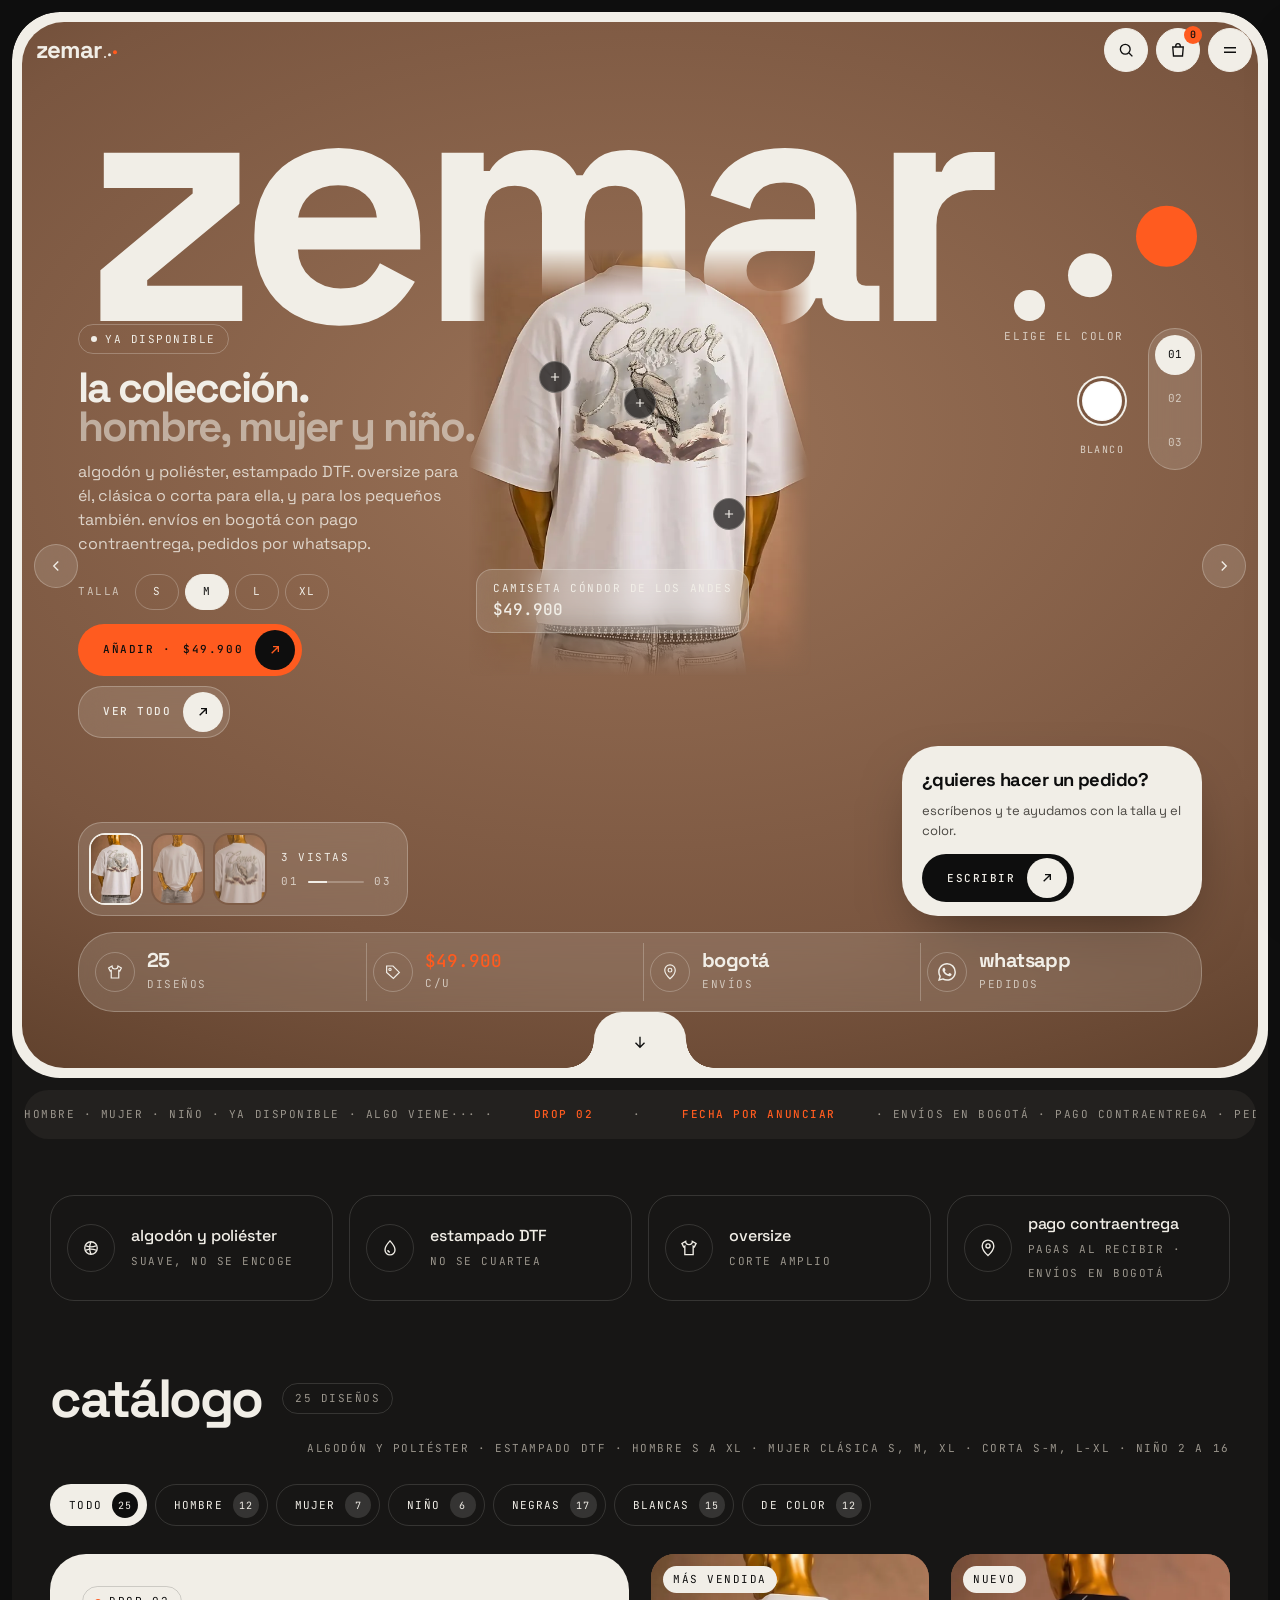
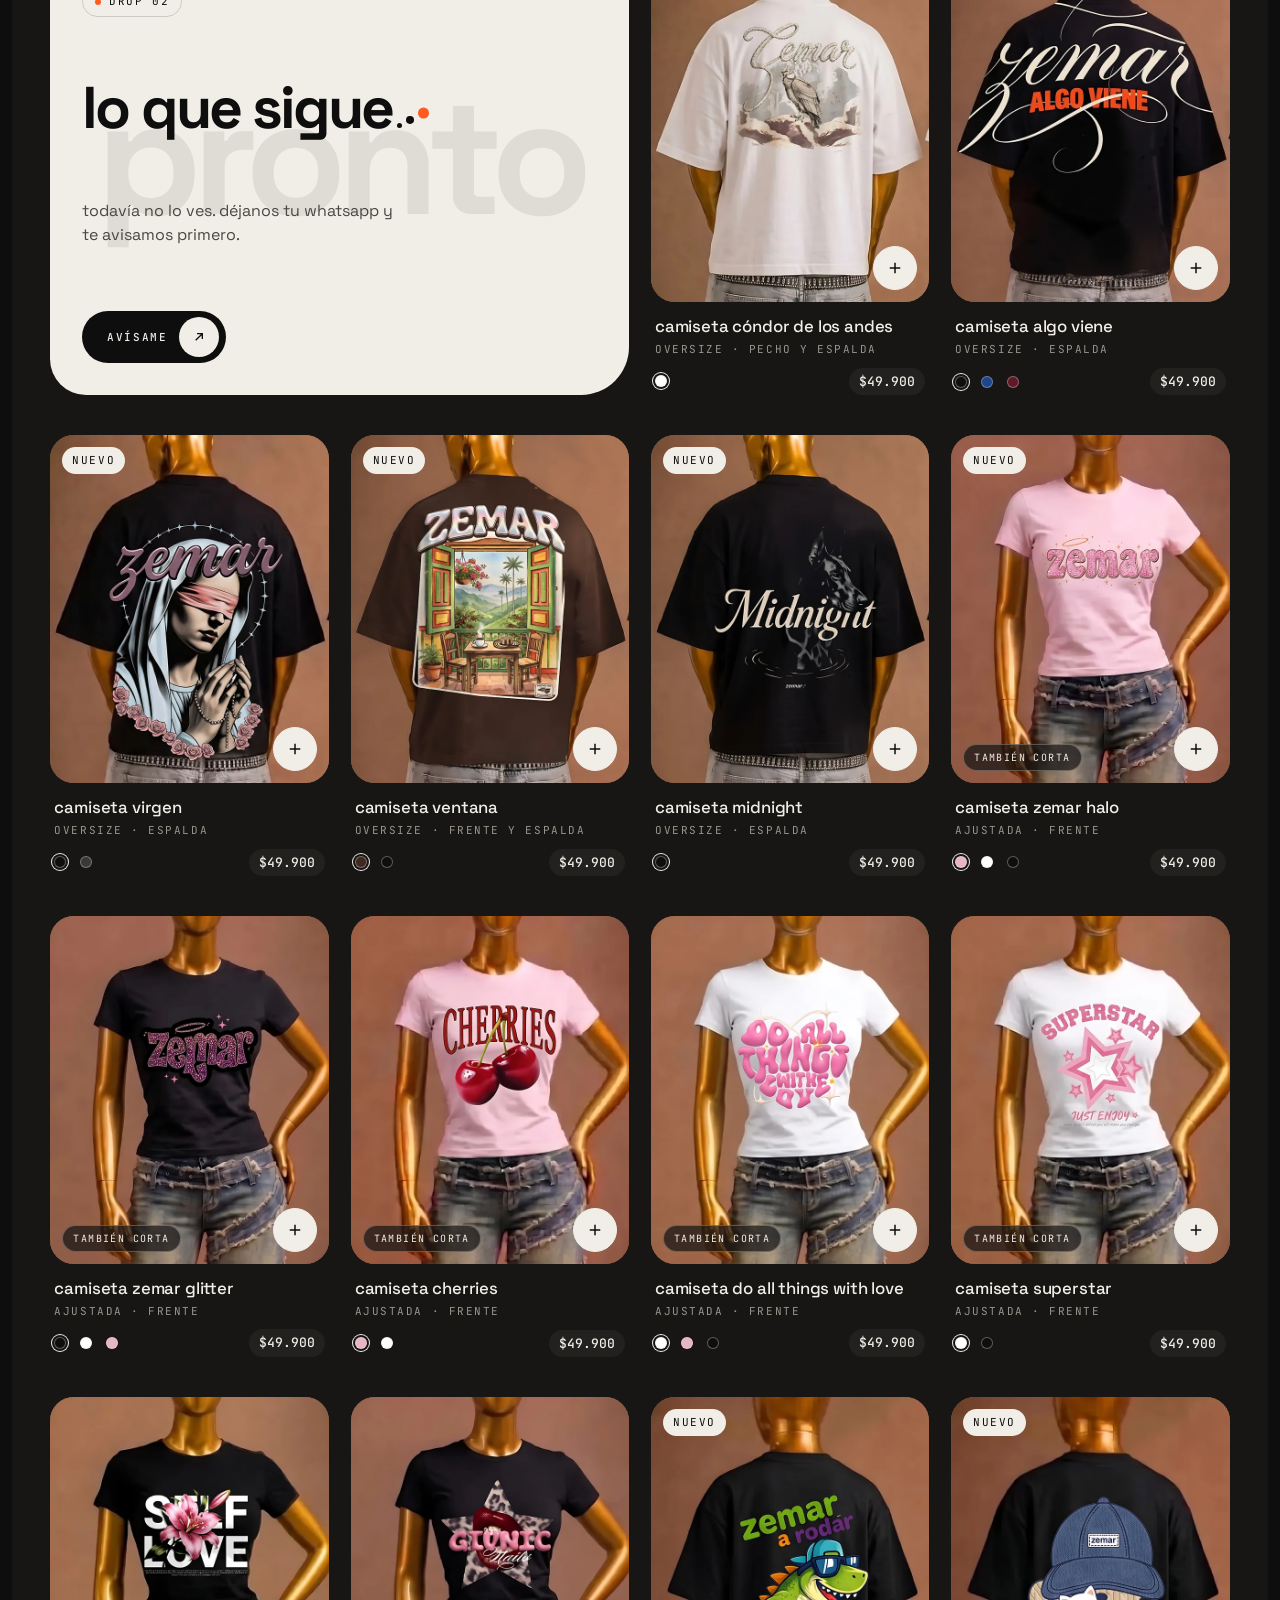
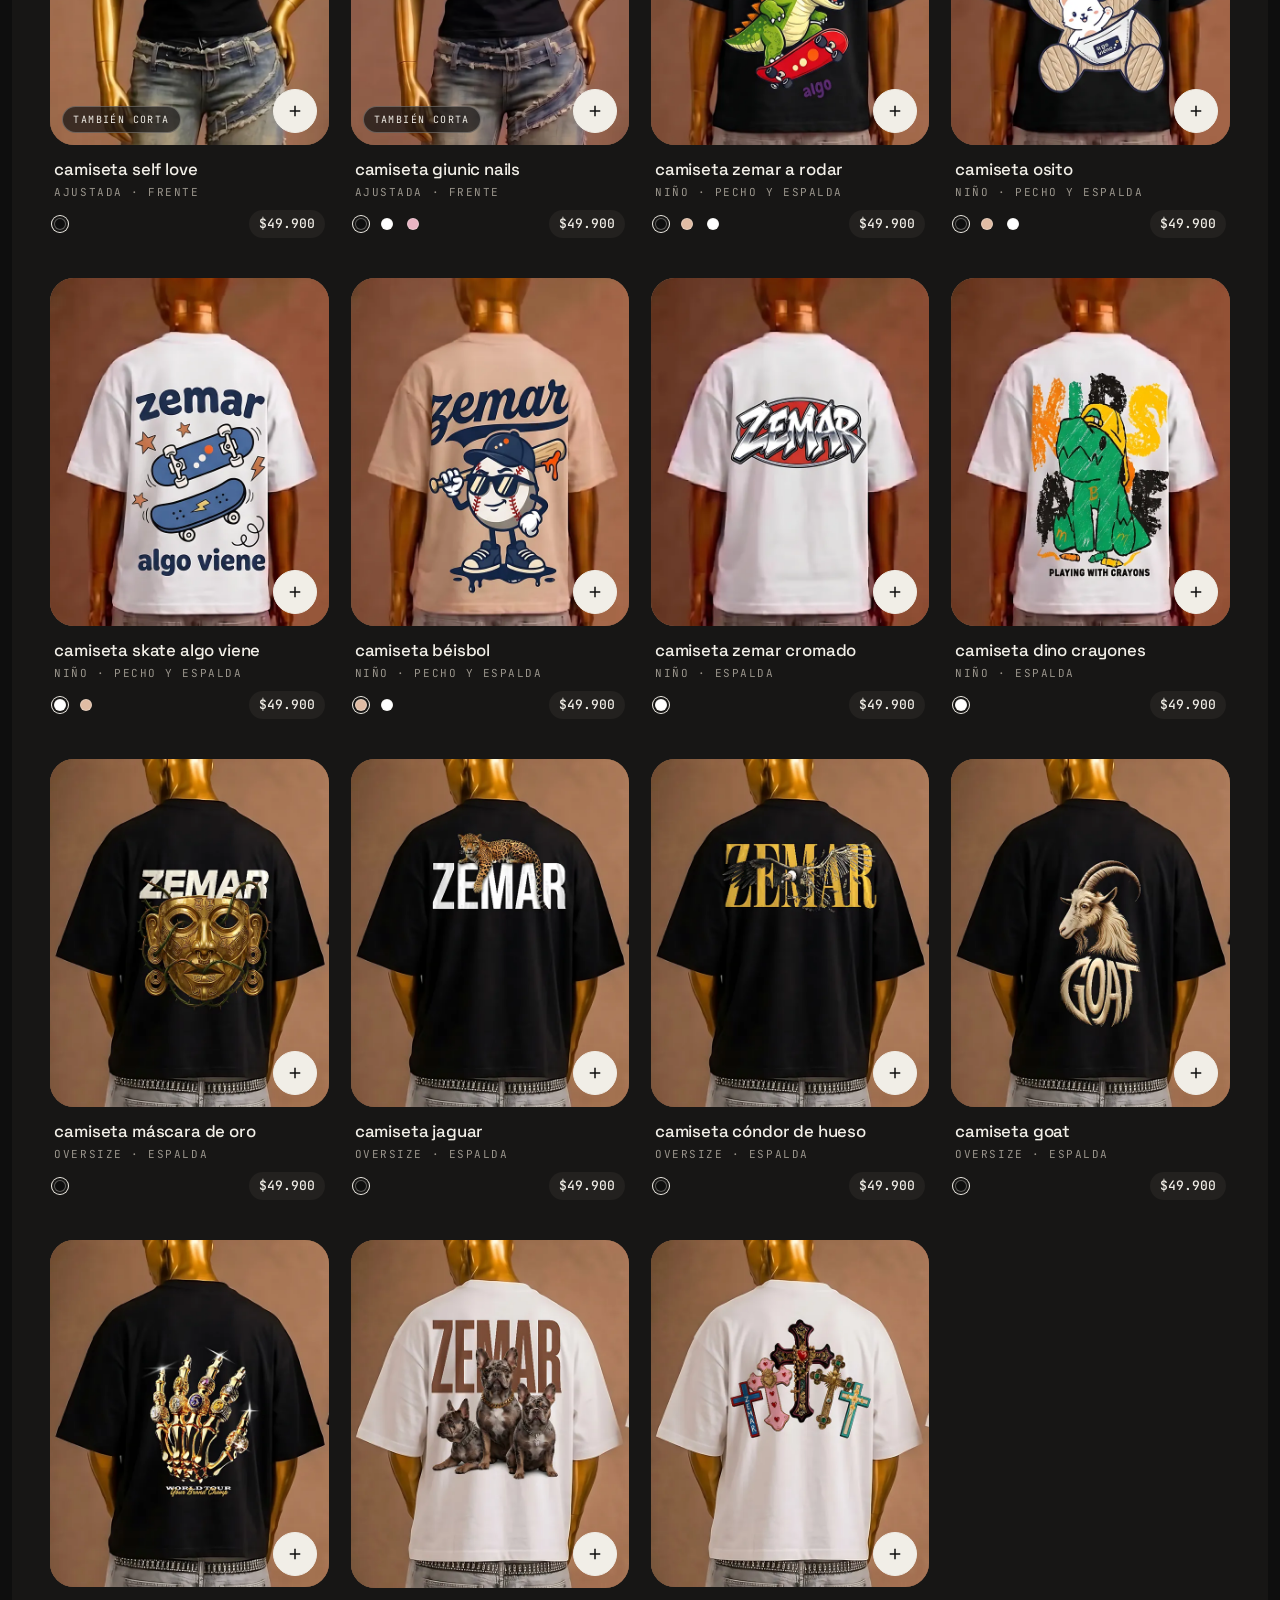
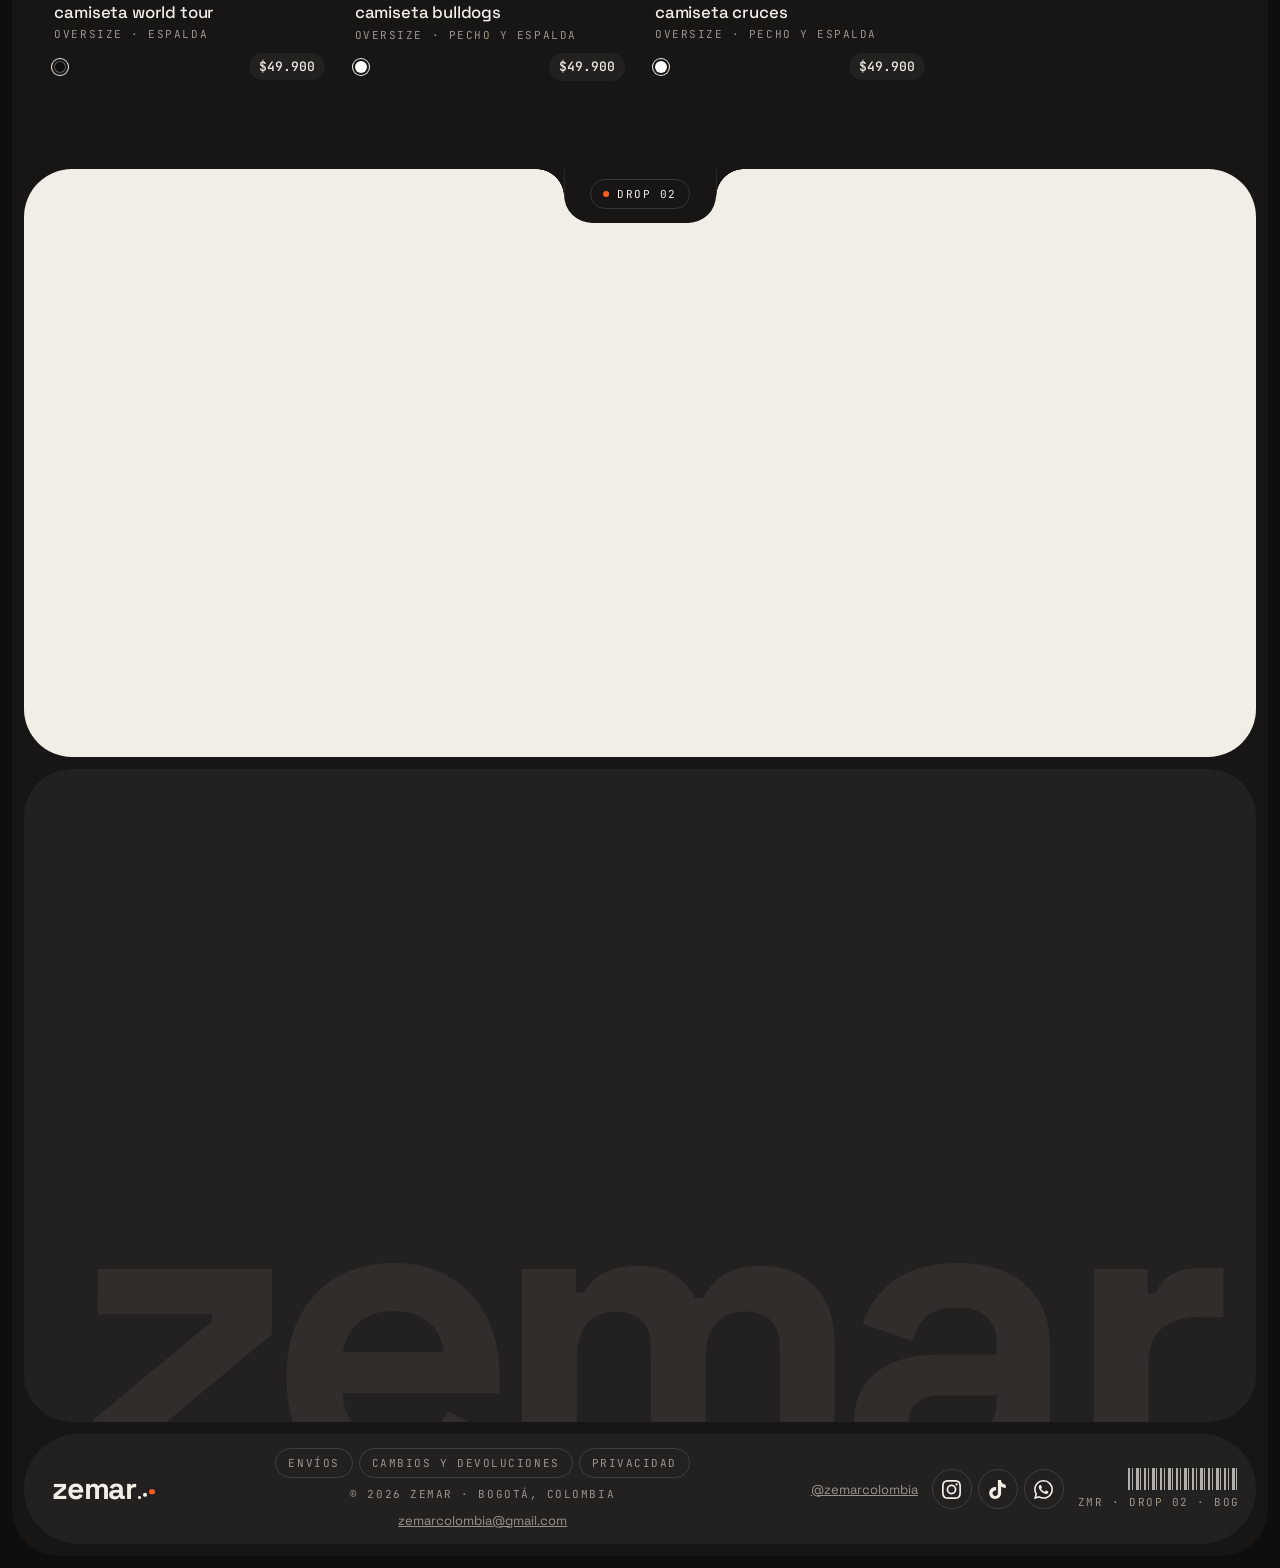
<file: index.html>
<!doctype html>
<html lang="es-CO">
<head>
  <meta charset="utf-8">
  <meta name="viewport" content="width=device-width, initial-scale=1, viewport-fit=cover">
  <title>ZEMAR — algo viene</title>
  <meta name="description" content="zemar: camisetas para hombre, mujer y niño. oversize, clásica y corta. bogotá, colombia. pide por whatsapp y paga contraentrega. instagram @zemarcolombia.">
  <meta name="theme-color" content="#0E0E0E">
  <meta property="og:type" content="website">
  <meta property="og:locale" content="es_CO">
  <meta property="og:site_name" content="ZEMAR">
  <meta property="og:url" content="https://strashog.github.io/Pagina-web-Mundial/">
  <meta property="og:title" content="ZEMAR — algo viene">
  <meta property="og:description" content="25 diseños de camisetas para hombre, mujer y niño. el drop 02 viene. pedidos por whatsapp, envíos en bogotá con pago contraentrega.">
  <link rel="icon" type="image/svg+xml" href="data:image/svg+xml,%3Csvg xmlns='http://www.w3.org/2000/svg' viewBox='0 0 32 32'%3E%3Ccircle cx='16' cy='16' r='16' fill='%230E0E0E'/%3E%3Ccircle cx='9.6' cy='20.6' r='2.3' fill='%23F1EEE7'/%3E%3Ccircle cx='15.4' cy='15.6' r='3.2' fill='%23F1EEE7'/%3E%3Ccircle cx='22.2' cy='9.6' r='4.3' fill='%23FF5B1F'/%3E%3C/svg%3E">
  <link rel="preconnect" href="https://fonts.googleapis.com">
  <link rel="preconnect" href="https://fonts.gstatic.com" crossorigin>
  <link href="https://fonts.googleapis.com/css2?family=Space+Grotesk:wght@400;500;700&family=JetBrains+Mono:wght@400;500&display=swap" rel="stylesheet">
  <link rel="stylesheet" href="styles.css">
</head>
<body>
<div class="frame">

  <!-- ========== B. Hero (con la nav flotando arriba) ========== -->
  <section class="hero" id="inicio" aria-labelledby="heroTitle">

    <!-- A. Nav -->
    <header class="nav" id="nav">
      <a href="#inicio" class="logo nav-logo" aria-label="zemar, ir al inicio">zemar<span class="dots" aria-hidden="true"><i></i><i></i><i></i></span></a>
      <ul class="nav-links">
        <li><a href="#catalogo" data-section="catalogo" data-filter="todo">catálogo</a></li>
        <li><a href="#catalogo" data-filter="hombre">hombre</a></li>
        <li><a href="#catalogo" data-filter="mujer">mujer</a></li>
        <li><a href="#catalogo" data-filter="niño">niño</a></li>
        <li><a href="#drop" data-filter="todo">drop 02</a></li>
        <li><a href="#lista" data-section="lista">lista de espera</a></li>
      </ul>
      <div class="nav-tools">
        <button class="icon-btn light" id="searchBtn" type="button" aria-label="buscar en el catálogo" aria-expanded="false" aria-controls="search">
          <svg viewBox="0 0 24 24" fill="none" stroke="currentColor" stroke-width="1.8" aria-hidden="true"><circle cx="11" cy="11" r="6.5"/><path d="m16 16 4.5 4.5"/></svg>
        </button>
        <button class="icon-btn light" id="bagBtn" type="button" aria-label="abrir bolsa" aria-controls="bag">
          <svg viewBox="0 0 24 24" fill="none" stroke="currentColor" stroke-width="1.8" aria-hidden="true"><path d="M5 8h14l-1 12H6L5 8Z"/><path d="M9 8V6.5a3 3 0 0 1 6 0V8"/></svg>
          <span class="bag-count" id="bagCount" aria-hidden="true">0</span>
        </button>
        <button class="btn btn-arrow pedir" id="navOrder" type="button">pedir
          <span class="arrow go" aria-hidden="true"><svg viewBox="0 0 24 24" fill="none" stroke="currentColor" stroke-width="2"><path d="M7 17 17 7M9 7h8v8"/></svg></span>
        </button>
        <button class="icon-btn light menu-btn" id="menuBtn" type="button" aria-label="abrir menú" aria-controls="menu" aria-expanded="false">
          <svg viewBox="0 0 24 24" fill="none" stroke="currentColor" stroke-width="1.8" aria-hidden="true"><path d="M4 9h16M4 15h16"/></svg>
        </button>
      </div>
      <div class="search" id="search">
        <label class="sr-only" for="searchInput">buscar en el catálogo</label>
        <input id="searchInput" type="search" placeholder="camiseta, jaguar, cherries···" autocomplete="off" tabindex="-1">
      </div>
    </header>

    <div class="hero-panel">
      <div class="notch top">
        <a href="#inicio" class="logo live" aria-label="zemar, inicio">zemar<span class="dots" aria-hidden="true"><i></i><i></i><i></i></span></a>
      </div>

      <!-- el logo en gigante, detrás de la camiseta -->
      <div class="giant" id="giant" aria-hidden="true">zemar<span class="zdots"><i></i><i></i><i></i></span></div>

      <div class="hero-head">
        <span class="pill"><span class="dot"></span>ya disponible</span>
        <h1 id="heroTitle">la colección.<span class="tono">hombre, mujer y niño.</span></h1>
        <p class="hero-lead">algodón y poliéster, estampado DTF. oversize para él, clásica o corta para ella, y para los pequeños también. envíos en bogotá con pago contraentrega, pedidos por whatsapp.</p>
      </div>

      <div class="hero-stage" id="heroStageWrap">
        <div class="stage-box">
          <div id="heroStage"></div>
          <div class="hotspots" id="heroHotspots"></div>
          <div class="stage-label glass">
            <span class="mono">camiseta cóndor de los andes</span>
            <span class="price" id="heroChipPrice"></span>
          </div>
        </div>
      </div>

      <div class="hero-side">
        <div class="colors">
          <span class="mono">elige el color</span>
          <div class="opts swatches-pick" id="heroColors" role="group" aria-label="color"></div>
        </div>
        <div class="capsule glass" id="heroCapsule" role="group" aria-label="vista"></div>
      </div>

      <div class="hero-buy">
        <div class="pick-row" id="heroCutsRow" hidden>
          <span class="mono">corte</span>
          <div class="opts" id="heroCuts" role="group" aria-label="corte"></div>
        </div>
        <div class="pick-row">
          <span class="mono">talla</span>
          <div class="opts" id="heroSizes" role="group" aria-label="talla"></div>
        </div>
        <div class="hero-actions">
          <button class="btn go btn-arrow" id="heroBuy" type="button" aria-label="añadir camiseta cóndor de los andes a la bolsa">añadir · <span id="heroPrice"></span>
            <span class="arrow" aria-hidden="true"><svg viewBox="0 0 24 24" fill="none" stroke="currentColor" stroke-width="2"><path d="M7 17 17 7M9 7h8v8"/></svg></span>
          </button>
          <a class="btn glass btn-arrow" href="#catalogo" data-filter="todo">ver todo
            <span class="arrow" aria-hidden="true"><svg viewBox="0 0 24 24" fill="none" stroke="currentColor" stroke-width="2"><path d="M7 17 17 7M9 7h8v8"/></svg></span>
          </a>
        </div>
      </div>

      <button class="icon-btn side-arrow prev" id="heroPrev" type="button" aria-label="vista anterior">
        <svg viewBox="0 0 24 24" fill="none" stroke="currentColor" stroke-width="1.8" aria-hidden="true"><path d="m15 6-6 6 6 6"/></svg>
      </button>
      <button class="icon-btn side-arrow next" id="heroNext" type="button" aria-label="vista siguiente">
        <svg viewBox="0 0 24 24" fill="none" stroke="currentColor" stroke-width="1.8" aria-hidden="true"><path d="m9 6 6 6-6 6"/></svg>
      </button>

      <div class="hero-bottom">
        <div class="views-card glass">
          <div class="thumbs" id="heroThumbs" role="group" aria-label="vista"></div>
          <div class="views-meta">
            <span class="mono">3 vistas</span>
            <div class="counter mono"><span id="heroIdx">01</span><span class="bar"><span id="heroBar" style="width:33.33%"></span></span><span>03</span></div>
          </div>
        </div>

        <div class="stats glass" role="list" aria-label="la colección en cifras">
          <div class="stat" role="listitem">
            <span class="ic" aria-hidden="true"><svg viewBox="0 0 24 24" fill="none" stroke="currentColor" stroke-width="1.6"><path d="M8 4 3.5 6.5 5.5 10.5 7 9.8V20h10V9.8l1.5.7 2-4L16 4a4 4 0 0 1-8 0Z"/></svg></span>
            <div><b id="statTees">25</b><span class="mono">diseños</span></div>
          </div>
          <div class="stat" role="listitem">
            <span class="ic" aria-hidden="true"><svg viewBox="0 0 24 24" fill="none" stroke="currentColor" stroke-width="1.6"><path d="M3.5 12.5V4h8.5l8.5 8.5-8 8-9-8Z"/><circle cx="8" cy="8.5" r="1.5"/></svg></span>
            <div><b class="drop" id="statPrice"></b><span class="mono">c/u</span></div>
          </div>
          <div class="stat" role="listitem">
            <span class="ic" aria-hidden="true"><svg viewBox="0 0 24 24" fill="none" stroke="currentColor" stroke-width="1.6"><path d="M12 21s-7-6.2-7-11.5a7 7 0 0 1 14 0C19 14.8 12 21 12 21Z"/><circle cx="12" cy="9.5" r="2.5"/></svg></span>
            <div><b>bogotá</b><span class="mono">envíos</span></div>
          </div>
          <div class="stat" role="listitem">
            <span class="ic" aria-hidden="true"><svg viewBox="0 0 24 24" fill="currentColor" aria-hidden="true"><path d="M17.472 14.382c-.297-.149-1.758-.867-2.03-.967-.273-.099-.471-.148-.67.15-.197.297-.767.966-.94 1.164-.173.199-.347.223-.644.075-.297-.15-1.255-.463-2.39-1.475-.883-.788-1.48-1.761-1.653-2.059-.173-.297-.018-.458.13-.606.134-.133.298-.347.446-.52.149-.174.198-.298.298-.497.099-.198.05-.371-.025-.52-.075-.149-.669-1.612-.916-2.207-.242-.579-.487-.5-.669-.51-.173-.008-.371-.01-.57-.01-.198 0-.52.074-.792.372-.272.297-1.04 1.016-1.04 2.479 0 1.462 1.065 2.875 1.213 3.074.149.198 2.096 3.2 5.077 4.487.709.306 1.262.489 1.694.625.712.227 1.36.195 1.871.118.571-.085 1.758-.719 2.006-1.413.248-.694.248-1.289.173-1.413-.074-.124-.272-.198-.57-.347m-5.421 7.403h-.004a9.87 9.87 0 01-5.031-1.378l-.361-.214-3.741.982.998-3.648-.235-.374a9.86 9.86 0 01-1.51-5.26c.001-5.45 4.436-9.884 9.888-9.884 2.64 0 5.122 1.03 6.988 2.898a9.825 9.825 0 012.893 6.994c-.003 5.45-4.437 9.884-9.885 9.884m8.413-18.297A11.815 11.815 0 0012.05 0C5.495 0 .16 5.335.157 11.892c0 2.096.547 4.142 1.588 5.945L.057 24l6.305-1.654a11.882 11.882 0 005.683 1.448h.005c6.554 0 11.89-5.335 11.893-11.893a11.821 11.821 0 00-3.48-8.413Z"/></svg></span>
            <div><b>whatsapp</b><span class="mono">pedidos</span></div>
          </div>
        </div>

        <aside class="wa-card" aria-labelledby="waTitle">
          <h3 id="waTitle">¿quieres hacer un pedido?</h3>
          <p>escríbenos y te ayudamos con la talla y el color.</p>
          <button class="btn dark btn-arrow" type="button" data-wa-talla>escribir
            <span class="arrow" aria-hidden="true"><svg viewBox="0 0 24 24" fill="none" stroke="currentColor" stroke-width="2"><path d="M7 17 17 7M9 7h8v8"/></svg></span>
          </button>
        </aside>
      </div>

      <div class="notch bottom">
        <a href="#beneficios" aria-label="bajar a los beneficios">
          <svg viewBox="0 0 24 24" fill="none" stroke="currentColor" stroke-width="1.8" aria-hidden="true"><path d="M12 5v14m-6-6 6 6 6-6"/></svg>
        </a>
      </div>
    </div>
  </section>

  <main>
    <!-- ========== C. Cinta ========== -->
    <div class="ticker mono" aria-label="hombre, mujer y niño, ya disponible. algo viene: drop 02, fecha por anunciar. envíos en bogotá. pago contraentrega. pedidos por whatsapp.">
      <div class="ticker-track" aria-hidden="true">
        <span>HOMBRE · MUJER · NIÑO · YA DISPONIBLE · algo viene··· · <b>DROP 02</b> · <b>FECHA POR ANUNCIAR</b> · ENVÍOS EN BOGOTÁ · PAGO CONTRAENTREGA · PEDIDOS POR WHATSAPP ·</span>
        <span>HOMBRE · MUJER · NIÑO · YA DISPONIBLE · algo viene··· · <b>DROP 02</b> · <b>FECHA POR ANUNCIAR</b> · ENVÍOS EN BOGOTÁ · PAGO CONTRAENTREGA · PEDIDOS POR WHATSAPP ·</span>
      </div>
    </div>

    <!-- ========== D. Beneficios ========== -->
    <section class="benefits" id="beneficios" aria-label="lo que tiene cada camiseta">
      <div class="wrap">
        <div class="benefit">
          <span class="ic" aria-hidden="true"><svg viewBox="0 0 24 24" fill="none" stroke="currentColor" stroke-width="1.6"><circle cx="12" cy="12" r="7.5"/><path d="M6 9.5c3.5 1.4 8.5 1.4 12 0M6 14.5c3.5-1.4 8.5-1.4 12 0M12 4.5c-2 4.5-2 10.5 0 15"/></svg></span>
          <div><h3>algodón y poliéster</h3><span class="mono">suave, no se encoge</span></div>
        </div>
        <div class="benefit">
          <span class="ic" aria-hidden="true"><svg viewBox="0 0 24 24" fill="none" stroke="currentColor" stroke-width="1.6"><path d="M12 3.5s6 6.4 6 10.8a6 6 0 0 1-12 0C6 9.9 12 3.5 12 3.5Z"/><path d="M9.5 14.5a2.5 2.5 0 0 0 2.5 2.5"/></svg></span>
          <div><h3>estampado DTF</h3><span class="mono">no se cuartea</span></div>
        </div>
        <div class="benefit">
          <span class="ic" aria-hidden="true"><svg viewBox="0 0 24 24" fill="none" stroke="currentColor" stroke-width="1.6"><path d="M8 4 3.5 6.5 5.5 10.5 7 9.8V20h10V9.8l1.5.7 2-4L16 4a4 4 0 0 1-8 0Z"/></svg></span>
          <div><h3>oversize</h3><span class="mono">corte amplio</span></div>
        </div>
        <div class="benefit">
          <span class="ic" aria-hidden="true"><svg viewBox="0 0 24 24" fill="none" stroke="currentColor" stroke-width="1.6"><path d="M12 21s-7-6.2-7-11.5a7 7 0 0 1 14 0C19 14.8 12 21 12 21Z"/><circle cx="12" cy="9.5" r="2.5"/></svg></span>
          <div><h3>pago contraentrega</h3><span class="mono">pagas al recibir · envíos en bogotá</span></div>
        </div>
      </div>
    </section>

    <!-- ========== E. Catálogo ========== -->
    <section class="catalog" id="catalogo" aria-labelledby="catTitle">
      <div class="wrap">
        <div class="cat-head">
          <h2 id="catTitle">catálogo</h2>
          <span class="pill" id="catCount">25 diseños</span>
          <span class="spec mono">algodón y poliéster · estampado DTF · hombre S a XL · mujer clásica S, M, XL · corta S-M, L-XL · niño 2 a 16</span>
        </div>

        <div class="filters" id="filters" role="group" aria-label="filtrar catálogo"></div>

        <div class="grid" id="grid">
          <!-- DROP 02: lo que sigue (estilo ref-8) -->
          <article class="feature" id="drop" aria-labelledby="dropTitle">
            <span class="ghost-word" aria-hidden="true">pronto</span>
            <span class="pill"><span class="dot go"></span>drop 02</span>
            <h3 id="dropTitle">lo que sigue<span class="zdots" aria-hidden="true"><i></i><i></i><i></i></span></h3>
            <p>todavía no lo ves. déjanos tu whatsapp y te avisamos primero.</p>
            <a class="btn dark btn-arrow" href="#lista">avísame
              <span class="arrow" aria-hidden="true"><svg viewBox="0 0 24 24" fill="none" stroke="currentColor" stroke-width="2"><path d="M7 17 17 7M9 7h8v8"/></svg></span>
            </a>
          </article>
          <!-- las tarjetas de producto se pintan desde PRODUCTS en script.js -->
        </div>
      </div>
    </section>

    <!-- ========== H. Lista de espera ========== -->
    <section class="wait" id="lista" aria-labelledby="waitTitle">
      <div class="notch top"><span class="pill"><span class="dot go"></span>drop 02</span></div>
      <div class="wrap">
        <div>
          <span class="logo live" aria-hidden="true">zemar<span class="dots"><i></i><i></i><i></i></span></span>
          <h2 id="waitTitle">sé el primero en saber.</h2>
          <p>el drop 01 ya salió. el drop 02 todavía no tiene fecha: déjanos tus datos y te escribimos antes que a nadie.</p>
        </div>
        <form id="waitForm" novalidate>
          <div class="field">
            <label class="mono" for="wNombre">nombre</label>
            <input id="wNombre" name="nombre" type="text" autocomplete="given-name" required>
          </div>
          <div class="field">
            <label class="mono" for="wTel">whatsapp</label>
            <input id="wTel" name="whatsapp" type="tel" inputmode="tel" autocomplete="tel" placeholder="300 000 0000" required>
          </div>
          <div class="field">
            <label class="mono" for="wInteres">me interesa</label>
            <select id="wInteres" name="interes">
              <option value="hombre">hombre</option>
              <option value="mujer">mujer</option>
              <option value="niño">niño</option>
              <option value="todo" selected>todo</option>
            </select>
          </div>
          <button class="btn dark btn-arrow" type="submit">avísame
            <span class="arrow" aria-hidden="true"><svg viewBox="0 0 24 24" fill="none" stroke="currentColor" stroke-width="2"><path d="M7 17 17 7M9 7h8v8"/></svg></span>
          </button>
          <p class="form-note mono" id="waitNote">al enviar aceptas el tratamiento de tus datos según nuestro <a href="privacidad.html">aviso de privacidad</a> (ley 1581 de 2012).</p>
        </form>
      </div>
    </section>

    <!-- ========== I. Cierre ========== -->
    <section class="closing" aria-labelledby="closeTitle">
      <span class="solid-word" aria-hidden="true">zemar</span>
      <div class="wrap">
        <div class="closing-mid">
          <p>zemar sale de ramírez, reordenado. no nació como tendencia, nació como una forma de esperar.</p>
          <p>para los que esperan por vestir lo mejor.</p>
        </div>
        <h2 id="closeTitle">lo esperaste.<br><em>ya llegó.</em><br>y viene más<span class="o">.</span></h2>
      </div>
    </section>
  </main>

  <footer class="foot">
    <a href="#inicio" class="logo" aria-label="zemar, volver arriba">zemar<span class="dots" aria-hidden="true"><i></i><i></i><i></i></span></a>
    <div class="foot-mid">
      <ul class="mono">
        <li><a href="envios.html">envíos</a></li>
        <li><a href="envios.html#cambios">cambios y devoluciones</a></li>
        <li><a href="privacidad.html">privacidad</a></li>
      </ul>
      <span class="mono">© 2026 ZEMAR · Bogotá, Colombia</span>
      <a class="foot-mail" href="mailto:zemarcolombia@gmail.com" data-link="email">zemarcolombia@gmail.com</a>
    </div>
    <div class="foot-right">
      <a class="foot-handle" href="https://www.instagram.com/zemarcolombia/" data-link="instagram" target="_blank" rel="noopener">@zemarcolombia</a>
      <div class="socials">
        <a class="icon-btn" href="https://www.instagram.com/zemarcolombia/" data-link="instagram" target="_blank" rel="noopener" aria-label="instagram de zemar"><svg viewBox="0 0 24 24" fill="currentColor" aria-hidden="true"><path d="M7.0301.084c-1.2768.0602-2.1487.264-2.911.5634-.7888.3075-1.4575.72-2.1228 1.3877-.6652.6677-1.075 1.3368-1.3802 2.127-.2954.7638-.4956 1.6365-.552 2.914-.0564 1.2775-.0689 1.6882-.0626 4.947.0062 3.2586.0206 3.6671.0825 4.9473.061 1.2765.264 2.1482.5635 2.9107.308.7889.72 1.4573 1.388 2.1228.6679.6655 1.3365 1.0743 2.1285 1.38.7632.295 1.6361.4961 2.9134.552 1.2773.056 1.6884.069 4.9462.0627 3.2578-.0062 3.668-.0207 4.9478-.0814 1.28-.0607 2.147-.2652 2.9098-.5633.7889-.3086 1.4578-.72 2.1228-1.3881.665-.6682 1.0745-1.3378 1.3795-2.1284.2957-.7632.4966-1.636.552-2.9124.056-1.2809.0692-1.6898.063-4.948-.0063-3.2583-.021-3.6668-.0817-4.9465-.0607-1.2797-.264-2.1487-.5633-2.9117-.3084-.7889-.72-1.4568-1.3876-2.1228C21.2982 1.33 20.628.9208 19.8378.6165 19.074.321 18.2017.1197 16.9244.0645 15.6471.0093 15.236-.005 11.977.0014 8.718.0076 8.31.0215 7.0301.0839m.1402 21.6932c-1.17-.0509-1.8053-.2453-2.2287-.408-.5606-.216-.96-.4771-1.3819-.895-.422-.4178-.6811-.8186-.9-1.378-.1644-.4234-.3624-1.058-.4171-2.228-.0595-1.2645-.072-1.6442-.079-4.848-.007-3.2037.0053-3.583.0607-4.848.05-1.169.2456-1.805.408-2.2282.216-.5613.4762-.96.895-1.3816.4188-.4217.8184-.6814 1.3783-.9003.423-.1651 1.0575-.3614 2.227-.4171 1.2655-.06 1.6447-.072 4.848-.079 3.2033-.007 3.5835.005 4.8495.0608 1.169.0508 1.8053.2445 2.228.408.5608.216.96.4754 1.3816.895.4217.4194.6816.8176.9005 1.3787.1653.4217.3617 1.056.4169 2.2263.0602 1.2655.0739 1.645.0796 4.848.0058 3.203-.0055 3.5834-.061 4.848-.051 1.17-.245 1.8055-.408 2.2294-.216.5604-.4763.96-.8954 1.3814-.419.4215-.8181.6811-1.3783.9-.4224.1649-1.0577.3617-2.2262.4174-1.2656.0595-1.6448.072-4.8493.079-3.2045.007-3.5825-.006-4.848-.0608M16.953 5.5864A1.44 1.44 0 1 0 18.39 4.144a1.44 1.44 0 0 0-1.437 1.4424M5.8385 12.012c.0067 3.4032 2.7706 6.1557 6.173 6.1493 3.4026-.0065 6.157-2.7701 6.1506-6.1733-.0065-3.4032-2.771-6.1565-6.174-6.1498-3.403.0067-6.156 2.771-6.1496 6.1738M8 12.0077a4 4 0 1 1 4.008 3.9921A3.9996 3.9996 0 0 1 8 12.0077"/></svg></a>
        <a class="icon-btn" href="https://www.tiktok.com/@zemar658" data-link="tiktok" target="_blank" rel="noopener" aria-label="tiktok de zemar"><svg viewBox="0 0 24 24" fill="currentColor" aria-hidden="true"><path d="M12.525.02c1.31-.02 2.61-.01 3.91-.02.08 1.53.63 3.09 1.75 4.17 1.12 1.11 2.7 1.62 4.24 1.79v4.03c-1.44-.05-2.89-.35-4.2-.97-.57-.26-1.1-.59-1.62-.93-.01 2.92.01 5.84-.02 8.75-.08 1.4-.54 2.79-1.35 3.94-1.31 1.92-3.58 3.17-5.91 3.21-1.43.08-2.86-.31-4.08-1.03-2.02-1.19-3.44-3.37-3.65-5.71-.02-.5-.03-1-.01-1.49.18-1.9 1.12-3.72 2.58-4.96 1.66-1.44 3.98-2.13 6.15-1.72.02 1.48-.04 2.96-.04 4.44-.99-.32-2.15-.23-3.02.37-.63.41-1.11 1.04-1.36 1.75-.21.51-.15 1.07-.14 1.61.24 1.64 1.82 3.02 3.5 2.87 1.12-.01 2.19-.66 2.77-1.61.19-.33.4-.67.41-1.06.1-1.79.06-3.57.07-5.36.01-4.03-.01-8.05.02-12.07z"/></svg></a>
        <a class="icon-btn" href="https://wa.me/573228913539?text=hola%20zemar%2C%20quisiera%20realizar%20un%20pedido." id="footWa" data-link="whatsapp" target="_blank" rel="noopener" aria-label="whatsapp de zemar"><svg viewBox="0 0 24 24" fill="currentColor" aria-hidden="true"><path d="M17.472 14.382c-.297-.149-1.758-.867-2.03-.967-.273-.099-.471-.148-.67.15-.197.297-.767.966-.94 1.164-.173.199-.347.223-.644.075-.297-.15-1.255-.463-2.39-1.475-.883-.788-1.48-1.761-1.653-2.059-.173-.297-.018-.458.13-.606.134-.133.298-.347.446-.52.149-.174.198-.298.298-.497.099-.198.05-.371-.025-.52-.075-.149-.669-1.612-.916-2.207-.242-.579-.487-.5-.669-.51-.173-.008-.371-.01-.57-.01-.198 0-.52.074-.792.372-.272.297-1.04 1.016-1.04 2.479 0 1.462 1.065 2.875 1.213 3.074.149.198 2.096 3.2 5.077 4.487.709.306 1.262.489 1.694.625.712.227 1.36.195 1.871.118.571-.085 1.758-.719 2.006-1.413.248-.694.248-1.289.173-1.413-.074-.124-.272-.198-.57-.347m-5.421 7.403h-.004a9.87 9.87 0 01-5.031-1.378l-.361-.214-3.741.982.998-3.648-.235-.374a9.86 9.86 0 01-1.51-5.26c.001-5.45 4.436-9.884 9.888-9.884 2.64 0 5.122 1.03 6.988 2.898a9.825 9.825 0 012.893 6.994c-.003 5.45-4.437 9.884-9.885 9.884m8.413-18.297A11.815 11.815 0 0012.05 0C5.495 0 .16 5.335.157 11.892c0 2.096.547 4.142 1.588 5.945L.057 24l6.305-1.654a11.882 11.882 0 005.683 1.448h.005c6.554 0 11.89-5.335 11.893-11.893a11.821 11.821 0 00-3.48-8.413Z"/></svg></a>
      </div>
      <div class="tag-code">
        <span class="barcode" aria-hidden="true"></span>
        <span class="mono">ZMR · DROP 02 · BOG</span>
      </div>
    </div>
  </footer>
</div>

<!-- ========== F. Ficha de producto ========== -->
<dialog class="sheet" id="sheet" aria-labelledby="sheetTitle">
  <div class="grab" aria-hidden="true"></div>
  <button class="sheet-close icon-btn" type="button" id="sheetClose" aria-label="cerrar ficha">
    <svg viewBox="0 0 24 24" fill="none" stroke="currentColor" stroke-width="1.8" aria-hidden="true"><path d="M6 6l12 12M18 6 6 18"/></svg>
  </button>
  <div class="sheet-in">
    <div class="sheet-img" id="sheetImg"></div>
    <div class="sheet-body">
      <div style="display:grid;gap:10px">
        <span class="mono muted" id="sheetLine"></span>
        <h3 id="sheetTitle"></h3>
        <p class="desc" id="sheetDesc"></p>
        <span class="price" id="sheetPrice"></span>
      </div>
      <div class="pick">
        <span class="mono">color</span>
        <div class="opts swatches-pick" id="sheetColors" role="group" aria-label="color"></div>
      </div>
      <div class="pick" id="sheetCutsPick" hidden>
        <span class="mono">corte</span>
        <div class="opts" id="sheetCuts" role="group" aria-label="corte"></div>
      </div>
      <div class="pick" id="sheetSizesPick">
        <span class="mono" id="sheetSizesLabel">talla</span>
        <div class="opts" id="sheetSizes" role="group" aria-label="talla"></div>
      </div>
      <div class="pick">
        <span class="mono">cantidad</span>
        <div class="qty">
          <button type="button" id="qtyMinus" aria-label="quitar uno">−</button>
          <output id="qtyOut" aria-live="polite">1</output>
          <button type="button" id="qtyPlus" aria-label="agregar uno">+</button>
        </div>
      </div>
      <div class="sheet-actions">
        <button class="btn" type="button" id="sheetAdd">añadir a la bolsa</button>
        <button class="btn go btn-arrow" type="button" id="sheetOrder">pedir ya
          <span class="arrow" aria-hidden="true"><svg viewBox="0 0 24 24" fill="none" stroke="currentColor" stroke-width="2"><path d="M7 17 17 7M9 7h8v8"/></svg></span>
        </button>
      </div>
      <details class="size-guide" id="sizeGuide">
        <summary class="mono">guía de tallas</summary>
        <div id="sizeGuideBody"></div>
      </details>
    </div>
  </div>
</dialog>

<!-- ========== G. Bolsa ========== -->
<div class="bag-shade" id="bagShade"></div>
<aside class="bag" id="bag" aria-labelledby="bagTitle" aria-hidden="true" inert>
  <div class="bag-head">
    <h3 id="bagTitle">tu bolsa</h3>
    <button class="icon-btn" type="button" id="bagClose" aria-label="cerrar bolsa">
      <svg viewBox="0 0 24 24" fill="none" stroke="currentColor" stroke-width="1.8" aria-hidden="true"><path d="M6 6l12 12M18 6 6 18"/></svg>
    </button>
  </div>
  <ul class="bag-list" id="bagList"></ul>
  <div class="bag-foot">
    <div class="bag-total"><span class="mono muted">total</span><span class="price" id="bagTotal">$0</span></div>
    <p class="mono muted bag-pay">pago contraentrega · pagas cuando lo recibes</p>
    <button class="btn go btn-arrow" type="button" id="bagOrder">pedir por whatsapp
      <span class="arrow" aria-hidden="true"><svg viewBox="0 0 24 24" fill="none" stroke="currentColor" stroke-width="2"><path d="M7 17 17 7M9 7h8v8"/></svg></span>
    </button>
  </div>
</aside>

<!-- ========== Menú en celular ========== -->
<dialog class="menu-sheet" id="menu" aria-label="menú">
  <div class="grab" aria-hidden="true"></div>
  <ul>
    <li><a href="#catalogo" data-filter="todo">catálogo</a></li>
    <li><a href="#catalogo" data-filter="hombre">hombre</a></li>
    <li><a href="#catalogo" data-filter="mujer">mujer</a></li>
    <li><a href="#catalogo" data-filter="niño">niño</a></li>
    <li><a href="#drop" data-filter="todo">drop 02</a></li>
    <li><a href="#lista">lista de espera</a></li>
  </ul>
  <div class="socials menu-socials">
    <a class="icon-btn" href="https://www.instagram.com/zemarcolombia/" data-link="instagram" target="_blank" rel="noopener" aria-label="instagram de zemar"><svg viewBox="0 0 24 24" fill="currentColor" aria-hidden="true"><path d="M7.0301.084c-1.2768.0602-2.1487.264-2.911.5634-.7888.3075-1.4575.72-2.1228 1.3877-.6652.6677-1.075 1.3368-1.3802 2.127-.2954.7638-.4956 1.6365-.552 2.914-.0564 1.2775-.0689 1.6882-.0626 4.947.0062 3.2586.0206 3.6671.0825 4.9473.061 1.2765.264 2.1482.5635 2.9107.308.7889.72 1.4573 1.388 2.1228.6679.6655 1.3365 1.0743 2.1285 1.38.7632.295 1.6361.4961 2.9134.552 1.2773.056 1.6884.069 4.9462.0627 3.2578-.0062 3.668-.0207 4.9478-.0814 1.28-.0607 2.147-.2652 2.9098-.5633.7889-.3086 1.4578-.72 2.1228-1.3881.665-.6682 1.0745-1.3378 1.3795-2.1284.2957-.7632.4966-1.636.552-2.9124.056-1.2809.0692-1.6898.063-4.948-.0063-3.2583-.021-3.6668-.0817-4.9465-.0607-1.2797-.264-2.1487-.5633-2.9117-.3084-.7889-.72-1.4568-1.3876-2.1228C21.2982 1.33 20.628.9208 19.8378.6165 19.074.321 18.2017.1197 16.9244.0645 15.6471.0093 15.236-.005 11.977.0014 8.718.0076 8.31.0215 7.0301.0839m.1402 21.6932c-1.17-.0509-1.8053-.2453-2.2287-.408-.5606-.216-.96-.4771-1.3819-.895-.422-.4178-.6811-.8186-.9-1.378-.1644-.4234-.3624-1.058-.4171-2.228-.0595-1.2645-.072-1.6442-.079-4.848-.007-3.2037.0053-3.583.0607-4.848.05-1.169.2456-1.805.408-2.2282.216-.5613.4762-.96.895-1.3816.4188-.4217.8184-.6814 1.3783-.9003.423-.1651 1.0575-.3614 2.227-.4171 1.2655-.06 1.6447-.072 4.848-.079 3.2033-.007 3.5835.005 4.8495.0608 1.169.0508 1.8053.2445 2.228.408.5608.216.96.4754 1.3816.895.4217.4194.6816.8176.9005 1.3787.1653.4217.3617 1.056.4169 2.2263.0602 1.2655.0739 1.645.0796 4.848.0058 3.203-.0055 3.5834-.061 4.848-.051 1.17-.245 1.8055-.408 2.2294-.216.5604-.4763.96-.8954 1.3814-.419.4215-.8181.6811-1.3783.9-.4224.1649-1.0577.3617-2.2262.4174-1.2656.0595-1.6448.072-4.8493.079-3.2045.007-3.5825-.006-4.848-.0608M16.953 5.5864A1.44 1.44 0 1 0 18.39 4.144a1.44 1.44 0 0 0-1.437 1.4424M5.8385 12.012c.0067 3.4032 2.7706 6.1557 6.173 6.1493 3.4026-.0065 6.157-2.7701 6.1506-6.1733-.0065-3.4032-2.771-6.1565-6.174-6.1498-3.403.0067-6.156 2.771-6.1496 6.1738M8 12.0077a4 4 0 1 1 4.008 3.9921A3.9996 3.9996 0 0 1 8 12.0077"/></svg></a>
    <a class="icon-btn" href="https://www.tiktok.com/@zemar658" data-link="tiktok" target="_blank" rel="noopener" aria-label="tiktok de zemar"><svg viewBox="0 0 24 24" fill="currentColor" aria-hidden="true"><path d="M12.525.02c1.31-.02 2.61-.01 3.91-.02.08 1.53.63 3.09 1.75 4.17 1.12 1.11 2.7 1.62 4.24 1.79v4.03c-1.44-.05-2.89-.35-4.2-.97-.57-.26-1.1-.59-1.62-.93-.01 2.92.01 5.84-.02 8.75-.08 1.4-.54 2.79-1.35 3.94-1.31 1.92-3.58 3.17-5.91 3.21-1.43.08-2.86-.31-4.08-1.03-2.02-1.19-3.44-3.37-3.65-5.71-.02-.5-.03-1-.01-1.49.18-1.9 1.12-3.72 2.58-4.96 1.66-1.44 3.98-2.13 6.15-1.72.02 1.48-.04 2.96-.04 4.44-.99-.32-2.15-.23-3.02.37-.63.41-1.11 1.04-1.36 1.75-.21.51-.15 1.07-.14 1.61.24 1.64 1.82 3.02 3.5 2.87 1.12-.01 2.19-.66 2.77-1.61.19-.33.4-.67.41-1.06.1-1.79.06-3.57.07-5.36.01-4.03-.01-8.05.02-12.07z"/></svg></a>
    <a class="icon-btn" href="https://wa.me/573228913539?text=hola%20zemar%2C%20quisiera%20realizar%20un%20pedido." data-link="whatsapp" target="_blank" rel="noopener" aria-label="whatsapp de zemar"><svg viewBox="0 0 24 24" fill="currentColor" aria-hidden="true"><path d="M17.472 14.382c-.297-.149-1.758-.867-2.03-.967-.273-.099-.471-.148-.67.15-.197.297-.767.966-.94 1.164-.173.199-.347.223-.644.075-.297-.15-1.255-.463-2.39-1.475-.883-.788-1.48-1.761-1.653-2.059-.173-.297-.018-.458.13-.606.134-.133.298-.347.446-.52.149-.174.198-.298.298-.497.099-.198.05-.371-.025-.52-.075-.149-.669-1.612-.916-2.207-.242-.579-.487-.5-.669-.51-.173-.008-.371-.01-.57-.01-.198 0-.52.074-.792.372-.272.297-1.04 1.016-1.04 2.479 0 1.462 1.065 2.875 1.213 3.074.149.198 2.096 3.2 5.077 4.487.709.306 1.262.489 1.694.625.712.227 1.36.195 1.871.118.571-.085 1.758-.719 2.006-1.413.248-.694.248-1.289.173-1.413-.074-.124-.272-.198-.57-.347m-5.421 7.403h-.004a9.87 9.87 0 01-5.031-1.378l-.361-.214-3.741.982.998-3.648-.235-.374a9.86 9.86 0 01-1.51-5.26c.001-5.45 4.436-9.884 9.888-9.884 2.64 0 5.122 1.03 6.988 2.898a9.825 9.825 0 012.893 6.994c-.003 5.45-4.437 9.884-9.885 9.884m8.413-18.297A11.815 11.815 0 0012.05 0C5.495 0 .16 5.335.157 11.892c0 2.096.547 4.142 1.588 5.945L.057 24l6.305-1.654a11.882 11.882 0 005.683 1.448h.005c6.554 0 11.89-5.335 11.893-11.893a11.821 11.821 0 00-3.48-8.413Z"/></svg></a>
  </div>
  <button class="btn ghost" type="button" id="menuClose">cerrar</button>
</dialog>

<button class="wa-fab" type="button" data-wa-talla aria-label="escríbenos por whatsapp">
  <svg viewBox="0 0 24 24" fill="currentColor" aria-hidden="true"><path d="M17.472 14.382c-.297-.149-1.758-.867-2.03-.967-.273-.099-.471-.148-.67.15-.197.297-.767.966-.94 1.164-.173.199-.347.223-.644.075-.297-.15-1.255-.463-2.39-1.475-.883-.788-1.48-1.761-1.653-2.059-.173-.297-.018-.458.13-.606.134-.133.298-.347.446-.52.149-.174.198-.298.298-.497.099-.198.05-.371-.025-.52-.075-.149-.669-1.612-.916-2.207-.242-.579-.487-.5-.669-.51-.173-.008-.371-.01-.57-.01-.198 0-.52.074-.792.372-.272.297-1.04 1.016-1.04 2.479 0 1.462 1.065 2.875 1.213 3.074.149.198 2.096 3.2 5.077 4.487.709.306 1.262.489 1.694.625.712.227 1.36.195 1.871.118.571-.085 1.758-.719 2.006-1.413.248-.694.248-1.289.173-1.413-.074-.124-.272-.198-.57-.347m-5.421 7.403h-.004a9.87 9.87 0 01-5.031-1.378l-.361-.214-3.741.982.998-3.648-.235-.374a9.86 9.86 0 01-1.51-5.26c.001-5.45 4.436-9.884 9.888-9.884 2.64 0 5.122 1.03 6.988 2.898a9.825 9.825 0 012.893 6.994c-.003 5.45-4.437 9.884-9.885 9.884m8.413-18.297A11.815 11.815 0 0012.05 0C5.495 0 .16 5.335.157 11.892c0 2.096.547 4.142 1.588 5.945L.057 24l6.305-1.654a11.882 11.882 0 005.683 1.448h.005c6.554 0 11.89-5.335 11.893-11.893a11.821 11.821 0 00-3.48-8.413Z"/></svg>
</button>

<div class="toast mono" id="toast" role="status" aria-live="polite"></div>

<script src="script.js"></script>
</body>
</html>
</file>
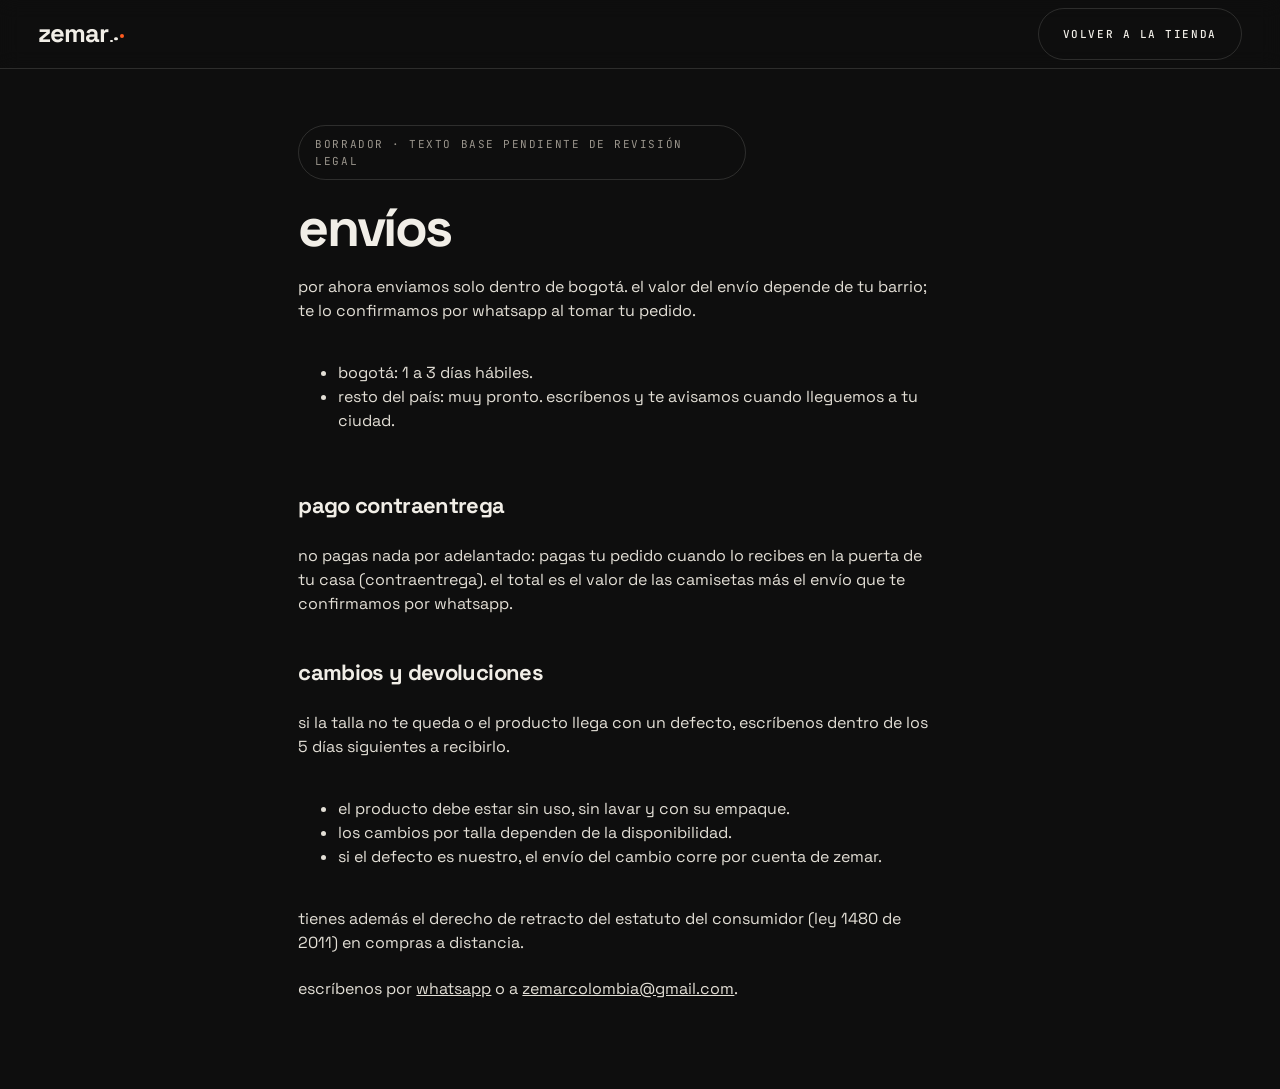
<file: envios.html>
<!doctype html>
<html lang="es-CO">
<head>
  <meta charset="utf-8">
  <meta name="viewport" content="width=device-width, initial-scale=1, viewport-fit=cover">
  <title>envíos y cambios — ZEMAR</title>
  <meta name="robots" content="noindex">
  <link rel="icon" type="image/svg+xml" href="data:image/svg+xml,%3Csvg xmlns='http://www.w3.org/2000/svg' viewBox='0 0 32 32'%3E%3Ccircle cx='16' cy='16' r='16' fill='%230E0E0E'/%3E%3Ccircle cx='9.6' cy='20.6' r='2.3' fill='%23F1EEE7'/%3E%3Ccircle cx='15.4' cy='15.6' r='3.2' fill='%23F1EEE7'/%3E%3Ccircle cx='22.2' cy='9.6' r='4.3' fill='%23FF5B1F'/%3E%3C/svg%3E">
  <link href="https://fonts.googleapis.com/css2?family=Space+Grotesk:wght@400;500;700&family=JetBrains+Mono:wght@400;500&display=swap" rel="stylesheet">
  <link rel="stylesheet" href="styles.css">
</head>
<body>
  <header class="legal-nav"><div class="wrap">
    <a href="index.html" class="logo" aria-label="zemar, volver a la tienda">zemar<span class="dots" aria-hidden="true"><i></i><i></i><i></i></span></a>
    <a class="btn ghost" href="index.html">volver a la tienda</a>
  </div></header>
  <main class="legal"><div class="wrap">
    <p class="draft mono">borrador · texto base pendiente de revisión legal</p>
    <h1>envíos</h1>
    <p>por ahora enviamos solo dentro de bogotá. el valor del envío depende de tu barrio; te lo confirmamos por whatsapp al tomar tu pedido.</p>
    <ul>
      <li>bogotá: 1 a 3 días hábiles.</li>
      <li>resto del país: muy pronto. escríbenos y te avisamos cuando lleguemos a tu ciudad.</li>
    </ul>
    <h2 id="pago">pago contraentrega</h2>
    <p>no pagas nada por adelantado: pagas tu pedido cuando lo recibes en la puerta de tu casa (contraentrega). el total es el valor de las camisetas más el envío que te confirmamos por whatsapp.</p>
    <h2 id="cambios">cambios y devoluciones</h2>
    <p>si la talla no te queda o el producto llega con un defecto, escríbenos dentro de los 5 días siguientes a recibirlo.</p>
    <ul>
      <li>el producto debe estar sin uso, sin lavar y con su empaque.</li>
      <li>los cambios por talla dependen de la disponibilidad.</li>
      <li>si el defecto es nuestro, el envío del cambio corre por cuenta de zemar.</li>
    </ul>
    <p>tienes además el derecho de retracto del estatuto del consumidor (ley 1480 de 2011) en compras a distancia.</p>
    <p>escríbenos por <a href="https://wa.me/573228913539?text=hola%20zemar%2C%20quisiera%20realizar%20un%20pedido." target="_blank" rel="noopener">whatsapp</a> o a <a href="mailto:zemarcolombia@gmail.com">zemarcolombia@gmail.com</a>.</p>
  </div></main>
</body>
</html>
</file>
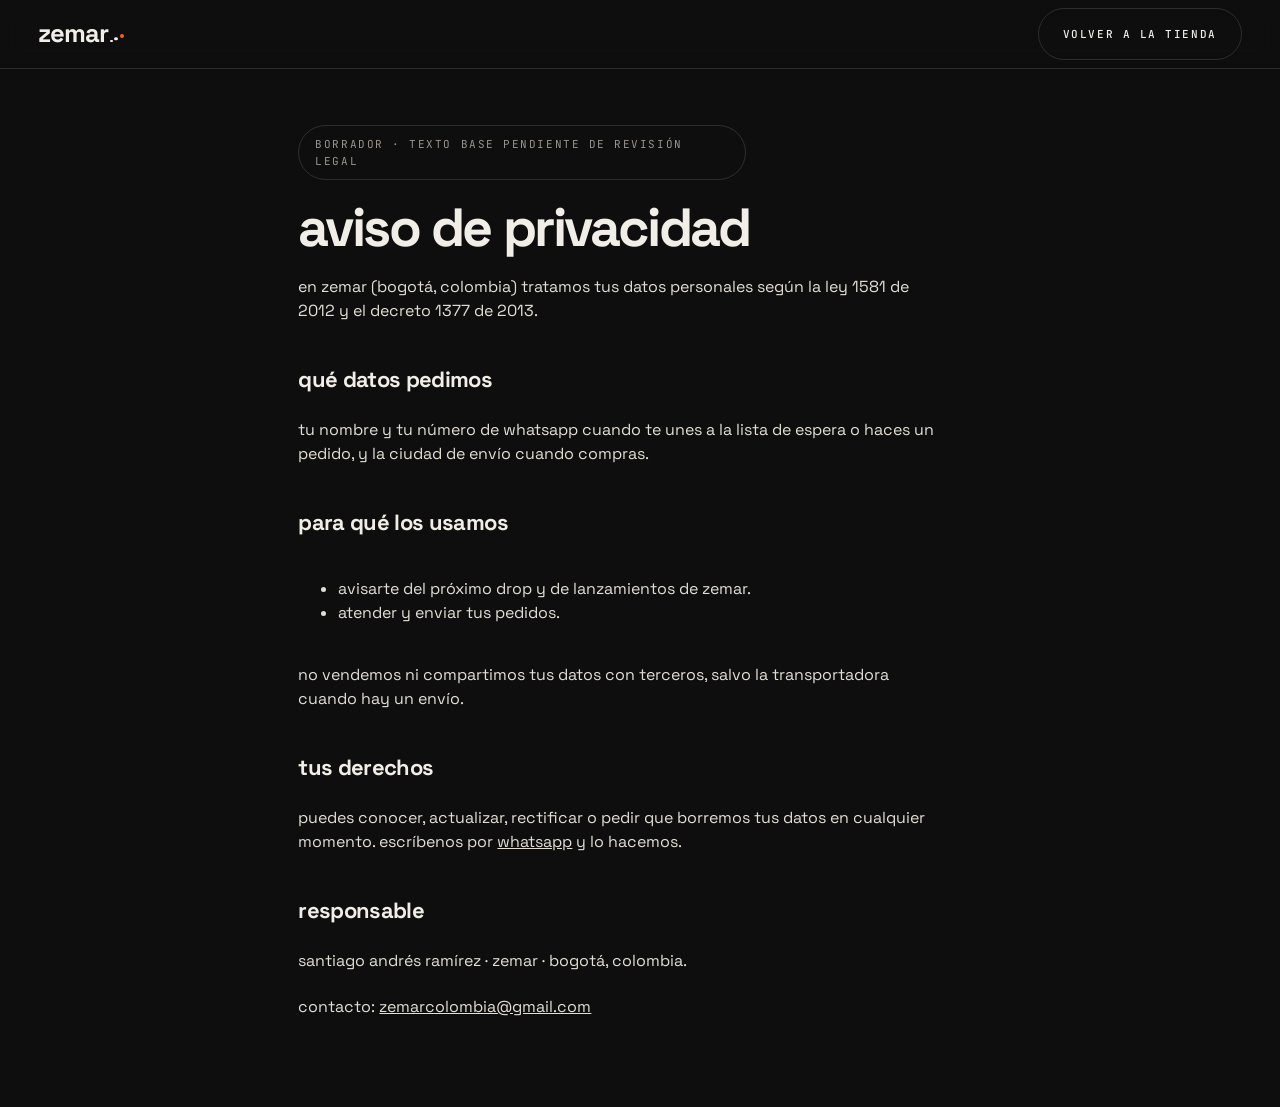
<file: privacidad.html>
<!doctype html>
<html lang="es-CO">
<head>
  <meta charset="utf-8">
  <meta name="viewport" content="width=device-width, initial-scale=1, viewport-fit=cover">
  <title>privacidad — ZEMAR</title>
  <meta name="robots" content="noindex">
  <link rel="icon" type="image/svg+xml" href="data:image/svg+xml,%3Csvg xmlns='http://www.w3.org/2000/svg' viewBox='0 0 32 32'%3E%3Ccircle cx='16' cy='16' r='16' fill='%230E0E0E'/%3E%3Ccircle cx='9.6' cy='20.6' r='2.3' fill='%23F1EEE7'/%3E%3Ccircle cx='15.4' cy='15.6' r='3.2' fill='%23F1EEE7'/%3E%3Ccircle cx='22.2' cy='9.6' r='4.3' fill='%23FF5B1F'/%3E%3C/svg%3E">
  <link href="https://fonts.googleapis.com/css2?family=Space+Grotesk:wght@400;500;700&family=JetBrains+Mono:wght@400;500&display=swap" rel="stylesheet">
  <link rel="stylesheet" href="styles.css">
</head>
<body>
  <header class="legal-nav"><div class="wrap">
    <a href="index.html" class="logo" aria-label="zemar, volver a la tienda">zemar<span class="dots" aria-hidden="true"><i></i><i></i><i></i></span></a>
    <a class="btn ghost" href="index.html">volver a la tienda</a>
  </div></header>
  <main class="legal"><div class="wrap">
    <p class="draft mono">borrador · texto base pendiente de revisión legal</p>
    <h1>aviso de privacidad</h1>
    <p>en zemar (bogotá, colombia) tratamos tus datos personales según la ley 1581 de 2012 y el decreto 1377 de 2013.</p>
    <h2>qué datos pedimos</h2>
    <p>tu nombre y tu número de whatsapp cuando te unes a la lista de espera o haces un pedido, y la ciudad de envío cuando compras.</p>
    <h2>para qué los usamos</h2>
    <ul>
      <li>avisarte del próximo drop y de lanzamientos de zemar.</li>
      <li>atender y enviar tus pedidos.</li>
    </ul>
    <p>no vendemos ni compartimos tus datos con terceros, salvo la transportadora cuando hay un envío.</p>
    <h2>tus derechos</h2>
    <p>puedes conocer, actualizar, rectificar o pedir que borremos tus datos en cualquier momento. escríbenos por <a href="https://wa.me/573228913539?text=hola%20zemar%2C%20quisiera%20realizar%20un%20pedido." target="_blank" rel="noopener">whatsapp</a> y lo hacemos.</p>
    <h2>responsable</h2>
    <p>santiago andrés ramírez · zemar · bogotá, colombia.</p>
    <p>contacto: <a href="mailto:zemarcolombia@gmail.com">zemarcolombia@gmail.com</a></p>
  </div></main>
</body>
</html>
</file>
<file: styles.css>
/* ==========================================================
   ZEMAR — hoja de estilos · rediseño v2 "redondeado"
   La página vive en un marco oscuro; todo lo que se toca es
   píldora o círculo y todo lo que contiene es tarjeta con radio.
   El naranja solo en lo que vende o lo que viene (manual v1.1).
   ========================================================== */

:root {
  /* Color — manual de marca */
  --negro: #0E0E0E;
  --negro-2: #171615;       /* superficie un poco más clara */
  --negro-3: #23211F;       /* tarjetas */
  --hueso: #F1EEE7;
  --hueso-2: #E3DFD6;
  --piedra: #6F6B64;
  --piedra-2: #9A958C;
  --naranja: #FF5B1F;
  --linea: rgba(241, 238, 231, 0.14);
  --linea-oscura: rgba(14, 14, 14, 0.16);

  /* superficie de foto: sale del fondo de los mockups (café de estudio).
     SOLO para el panel del hero y los fondos de tarjetas con foto. No es color de marca. */
  --estudio: #7A5640;
  --estudio-claro: #9A7257;
  --estudio-oscuro: #4A2F1C;

  /* vidrio */
  --vidrio: rgba(241, 238, 231, 0.14);
  --vidrio-borde: rgba(241, 238, 231, 0.28);
  --vidrio-blur: 14px;
  --vidrio-oscuro: rgba(23, 22, 21, 0.72);

  /* radios */
  --r-xs: 10px;
  --r-sm: 16px;
  --r-md: 24px;
  --r-lg: 36px;
  --r-xl: 48px;
  --r-pill: 999px;

  --sombra: 0 24px 60px -24px rgba(0, 0, 0, 0.55);
  --ease: cubic-bezier(.2, .7, .2, 1);

  /* Tipografía — manual de marca */
  --f-display: "Space Grotesk", "Helvetica Neue", Arial, sans-serif;
  --f-mono: "JetBrains Mono", ui-monospace, "SFMono-Regular", Menlo, Consolas, monospace;

  /* Escala */
  --t-xs: 0.6875rem;   /* 11 — etiquetas mono */
  --t-sm: 0.8125rem;   /* 13 */
  --t-md: 1rem;        /* 16 */
  --t-lg: 1.375rem;    /* 22 */
  --t-xl: clamp(2rem, 4.2vw, 3.4rem);
  --t-xxl: clamp(3rem, 8.4vw, 7.2rem);

  --wrap: 1320px;
  --frame-m: 12px;
  --gutter: clamp(16px, 3vw, 40px);
  --fondo: var(--negro-2); /* color detrás del anillo de los círculos de color */

  color-scheme: dark;
}

* { box-sizing: border-box; }
html { scroll-behavior: smooth; }

body {
  margin: 0;
  background: var(--negro);
  color: var(--hueso);
  font-family: var(--f-display);
  font-size: var(--t-md);
  line-height: 1.5;
  -webkit-font-smoothing: antialiased;
  overflow-x: hidden;
}

img, svg { max-width: 100%; display: block; }
button { font: inherit; color: inherit; }
a { color: inherit; }
h1, h2, h3, h4, p { margin: 0; }

::selection { background: var(--naranja); color: var(--negro); }
:focus-visible { outline: 2px solid var(--naranja); outline-offset: 3px; }
[hidden] { display: none !important; }
#catalogo, #lista, #drop { scroll-margin-top: 80px; }

.wrap { max-width: var(--wrap); margin-inline: auto; padding-inline: var(--gutter); }

/* Etiqueta mono */
.mono {
  font-family: var(--f-mono);
  font-size: var(--t-xs);
  letter-spacing: 0.14em;
  text-transform: uppercase;
}
.br::before { content: "[ "; opacity: .55; }
.br::after { content: " ]"; opacity: .55; }
.muted { color: var(--piedra-2); }
.sr-only { position: absolute; width: 1px; height: 1px; overflow: hidden; clip: rect(0 0 0 0); white-space: nowrap; }

/* ---------- Marco de la página ---------- */
.frame {
  margin: var(--frame-m);
  border-radius: var(--r-xl);
  background: var(--negro-2);
  overflow: clip;
  padding-bottom: 12px;
}

/* ---------- Logo: zemar + tres puntos que suben ---------- */
.logo {
  display: inline-flex;
  align-items: baseline;
  font-family: var(--f-display);
  font-weight: 700;
  letter-spacing: -0.04em;
  line-height: 1;
  text-decoration: none;
  color: var(--hueso);
}
/* los tres puntos que suben y crecen: en em, escalan con el texto donde se pongan */
.zdots, .logo .dots { display: inline-flex; align-items: flex-end; gap: 0.07em; margin-left: 0.08em; height: 0.5em; }
.zdots i, .logo .dots i { display: block; border-radius: 50%; background: currentColor; }
.zdots i:nth-child(1), .logo .dots i:nth-child(1) { width: 0.09em; height: 0.09em; }
.zdots i:nth-child(2), .logo .dots i:nth-child(2) { width: 0.13em; height: 0.13em; transform: translateY(-0.07em); }
.zdots i:nth-child(3), .logo .dots i:nth-child(3) { width: 0.18em; height: 0.18em; transform: translateY(-0.16em); background: var(--naranja); }
.logo.live .dots i { animation: carga 2.4s infinite; }
.logo.live .dots i:nth-child(2) { animation-delay: .3s; }
.logo.live .dots i:nth-child(3) { animation-delay: .6s; }
@keyframes carga { 0%, 12% { opacity: .2; } 30%, 80% { opacity: 1; } 100% { opacity: .2; } }

/* ==========================================================
   Componentes base
   ========================================================== */

/* Botones píldora */
.btn {
  display: inline-flex;
  align-items: center;
  justify-content: center;
  gap: 12px;
  height: 52px;
  padding: 0 24px;
  border: 1px solid transparent;
  border-radius: var(--r-pill);
  background: var(--hueso);
  color: var(--negro);
  font-family: var(--f-mono);
  font-size: var(--t-xs);
  font-weight: 500;
  letter-spacing: .14em;
  text-transform: uppercase;
  text-decoration: none;
  white-space: nowrap;
  cursor: pointer;
  transition: background .25s var(--ease), color .25s var(--ease), transform .25s var(--ease), border-color .25s;
}
.btn:hover { transform: translateY(-1px); }
.btn.dark { background: var(--negro); color: var(--hueso); }
.btn.go { background: var(--naranja); color: var(--negro); }
.btn.glass {
  background: var(--vidrio);
  border-color: var(--vidrio-borde);
  color: var(--hueso);
  backdrop-filter: blur(var(--vidrio-blur));
  -webkit-backdrop-filter: blur(var(--vidrio-blur));
}
.btn.ghost { background: transparent; border-color: var(--linea); color: var(--hueso); }
.btn svg { width: 16px; height: 16px; }
.btn:disabled { opacity: .4; cursor: not-allowed; transform: none; }

/* Variante con flecha en círculo */
.btn-arrow { padding-right: 6px; }
.btn-arrow .arrow {
  display: grid;
  place-items: center;
  width: 40px;
  height: 40px;
  flex: none;
  border-radius: 50%;
  background: var(--negro);
  color: var(--hueso);
  transition: transform .3s var(--ease);
}
.btn-arrow .arrow svg { width: 16px; height: 16px; }
.btn-arrow:hover .arrow { transform: rotate(45deg); }
.btn.dark .arrow { background: var(--hueso); color: var(--negro); }
.btn.go .arrow { background: var(--negro); color: var(--naranja); }
.btn.glass .arrow { background: var(--hueso); color: var(--negro); }
.btn .arrow.go { background: var(--naranja); color: var(--negro); }

/* Etiqueta píldora */
.pill {
  display: inline-flex;
  align-items: center;
  gap: 8px;
  padding: 6px 12px;
  border: 1px solid var(--vidrio-borde);
  border-radius: var(--r-pill);
  font-family: var(--f-mono);
  font-size: var(--t-xs);
  letter-spacing: .14em;
  text-transform: uppercase;
  white-space: nowrap;
}
.pill .dot { width: 6px; height: 6px; border-radius: 50%; background: currentColor; }
.pill .dot.go { background: var(--naranja); }

/* Vidrio */
.glass {
  background: var(--vidrio);
  border: 1px solid var(--vidrio-borde);
  border-radius: var(--r-md);
  backdrop-filter: blur(var(--vidrio-blur));
  -webkit-backdrop-filter: blur(var(--vidrio-blur));
}

/* Botón ícono */
.icon-btn {
  position: relative;
  display: grid;
  place-items: center;
  width: 44px;
  height: 44px;
  flex: none;
  padding: 0;
  border: 1px solid var(--linea);
  border-radius: 50%;
  background: transparent;
  color: var(--hueso);
  cursor: pointer;
  transition: transform .25s var(--ease), background .25s, border-color .25s;
}
.icon-btn:hover { transform: scale(1.05); }
.icon-btn svg { width: 18px; height: 18px; }
.icon-btn.light { background: var(--hueso); color: var(--negro); border-color: var(--hueso); }

.bag-count {
  position: absolute;
  top: -3px;
  right: -3px;
  min-width: 18px;
  height: 18px;
  padding: 0 5px;
  border-radius: var(--r-pill);
  background: var(--naranja);
  color: var(--negro);
  font-family: var(--f-mono);
  font-size: 10px;
  font-weight: 500;
  line-height: 18px;
  text-align: center;
}

/* Selector de talla (píldoras) */
.opts { display: flex; flex-wrap: wrap; gap: 6px; }
.opt {
  min-width: 44px;
  height: 36px;
  padding: 0 12px;
  border: 1px solid var(--vidrio-borde);
  border-radius: var(--r-pill);
  background: transparent;
  font-family: var(--f-mono);
  font-size: var(--t-xs);
  letter-spacing: .1em;
  text-transform: uppercase;
  cursor: pointer;
  transition: background .2s, color .2s, border-color .2s, transform .2s var(--ease);
}
.opt:hover { border-color: var(--hueso); }
.opt[aria-pressed="true"] { background: var(--hueso); color: var(--negro); border-color: var(--hueso); }

/* Selector de color (círculos) */
.opts.swatches-pick { gap: 14px; }
.opt.swatch {
  display: grid;
  justify-items: center;
  gap: 8px;
  min-width: 0;
  height: auto;
  padding: 0;
  border: 0;
  background: transparent;
  color: inherit;
}
.opt.swatch:hover { transform: scale(1.05); }
.opt.swatch .sw {
  width: 40px;
  height: 40px;
  border-radius: 50%;
  border: 1px solid rgba(241, 238, 231, .35);
  transition: box-shadow .25s var(--ease);
}
.opt.swatch[aria-pressed="true"] { background: transparent; color: inherit; }
.opt.swatch[aria-pressed="true"] .sw { box-shadow: 0 0 0 3px var(--fondo), 0 0 0 5px var(--hueso); }
.opt.swatch .sw-name { font-size: 10px; opacity: .8; }

/* Precio */
.price { font-family: var(--f-mono); font-size: var(--t-lg); font-weight: 500; letter-spacing: 0; font-variant-numeric: tabular-nums; }
.price.drop { color: var(--naranja); }

/* Fotos de producto (mockup recortado por vista) */
.ph {
  display: block;
  width: 100%;
  height: 100%;
  background-color: var(--estudio);
  background-repeat: no-repeat;
}

/* Muesca (como la del logo en ref-5) */
.notch {
  --notch-bg: var(--hueso);
  --ear: 28px;
  position: absolute;
  left: 50%;
  z-index: 6;
  display: flex;
  align-items: center;
  justify-content: center;
  background: var(--notch-bg);
  color: var(--negro);
  transform: translateX(-50%);
}
.notch::before, .notch::after { content: ""; position: absolute; width: var(--ear); height: var(--ear); }
.notch.top { top: 0; padding: 12px 34px 16px; border-radius: 0 0 var(--ear) var(--ear); }
.notch.top::before { top: 0; right: 100%; background: radial-gradient(circle at 0 100%, transparent calc(var(--ear) - .5px), var(--notch-bg) var(--ear)); }
.notch.top::after { top: 0; left: 100%; background: radial-gradient(circle at 100% 100%, transparent calc(var(--ear) - .5px), var(--notch-bg) var(--ear)); }
.notch.bottom { bottom: 0; padding: 12px 28px 8px; border-radius: var(--ear) var(--ear) 0 0; }
.notch.bottom::before { bottom: 0; right: 100%; background: radial-gradient(circle at 0 0, transparent calc(var(--ear) - .5px), var(--notch-bg) var(--ear)); }
.notch.bottom::after { bottom: 0; left: 100%; background: radial-gradient(circle at 100% 0, transparent calc(var(--ear) - .5px), var(--notch-bg) var(--ear)); }

/* ==========================================================
   A. Nav
   ========================================================== */
.nav {
  position: absolute;
  top: 26px;
  left: 34px;
  right: 34px;
  z-index: 30;
  display: flex;
  align-items: center;
  gap: 12px;
  transition: background .3s var(--ease), padding .3s var(--ease), box-shadow .3s;
}
.nav-logo { display: none; font-size: 1.5rem; margin-left: 8px; }
.nav-links { display: flex; gap: 4px; margin: 0; padding: 0; list-style: none; }
.nav-links a {
  display: inline-flex;
  align-items: center;
  height: 40px;
  padding: 0 13px;
  border-radius: var(--r-pill);
  text-decoration: none;
  font-size: var(--t-sm);
  color: var(--hueso);
  transition: background .2s, color .2s;
}
.nav-links a:hover { background: var(--vidrio); }
.nav-links a[aria-current="true"] { background: var(--hueso); color: var(--negro); }
.nav-tools { display: flex; align-items: center; gap: 8px; margin-left: auto; }
.nav-tools .btn { height: 44px; padding-left: 18px; }
.nav-tools .btn .arrow { width: 34px; height: 34px; }
.menu-btn { display: none; }

/* al hacer scroll: píldora de vidrio fija */
.nav.compact {
  position: fixed;
  top: 12px;
  left: 50%;
  right: auto;
  width: min(92%, 1100px);
  padding: 8px 8px 8px 10px;
  border: 1px solid var(--vidrio-borde);
  border-radius: var(--r-pill);
  background: var(--vidrio-oscuro);
  backdrop-filter: blur(var(--vidrio-blur));
  -webkit-backdrop-filter: blur(var(--vidrio-blur));
  box-shadow: var(--sombra);
  transform: translateX(-50%);
  animation: baja .35s var(--ease);
}
.nav.compact .nav-logo { display: inline-flex; }
.nav.compact .nav-links { margin-inline: auto; }
@keyframes baja { from { transform: translate(-50%, -16px); opacity: 0; } }

/* búsqueda desplegable */
.search {
  position: absolute;
  top: calc(100% + 10px);
  right: 0;
  width: min(380px, 100%);
  padding: 6px 6px 6px 20px;
  border: 1px solid var(--vidrio-borde);
  border-radius: var(--r-pill);
  background: var(--vidrio-oscuro);
  backdrop-filter: blur(var(--vidrio-blur));
  -webkit-backdrop-filter: blur(var(--vidrio-blur));
  box-shadow: var(--sombra);
  display: flex;
  align-items: center;
  gap: 10px;
  opacity: 0;
  visibility: hidden;
  transform: translateY(-6px);
  transition: opacity .25s, transform .25s var(--ease), visibility 0s .25s;
}
.search.open { opacity: 1; visibility: visible; transform: none; transition: opacity .25s, transform .25s var(--ease); }
.search input {
  flex: 1;
  min-width: 0;
  height: 40px;
  border: 0;
  background: transparent;
  color: var(--hueso);
  font-family: var(--f-display);
  font-size: var(--t-md);
  outline: none;
}
.search input::placeholder { color: var(--piedra-2); }

/* ==========================================================
   B. Hero
   ========================================================== */
.hero {
  position: relative;
  padding: 10px;
  border-radius: var(--r-xl);
  background: var(--hueso);
}
.hero-panel {
  --fondo: var(--estudio);
  position: relative;
  display: grid;
  grid-template-columns: minmax(0, 1fr) minmax(300px, .95fr) minmax(0, 1fr);
  grid-template-rows: auto auto 1fr auto;
  grid-template-areas:
    "giant  giant  giant"
    "head   stage  side"
    "buy    stage  side"
    "bottom bottom bottom";
  column-gap: 32px;
  min-height: min(860px, calc(100svh - 34px));
  padding: 80px 56px 56px;
  border-radius: calc(var(--r-xl) - 6px);
  background: radial-gradient(120% 90% at 50% 40%, var(--estudio-claro), var(--estudio) 55%, var(--estudio-oscuro));
  overflow: hidden;
  isolation: isolate;
}
.hero .notch.top .logo { font-size: 1.7rem; color: var(--negro); }
.hero .notch.bottom a { display: grid; place-items: center; width: 36px; height: 36px; border-radius: 50%; color: var(--negro); text-decoration: none; }
.hero .notch.bottom svg { width: 18px; height: 18px; transition: transform .3s var(--ease); }
.hero .notch.bottom a:hover svg { transform: translateY(3px); }

/* el logo en gigante: completo, detrás de la camiseta, que solo tapa su base */
.giant {
  grid-area: giant;
  position: relative;
  z-index: 0;
  display: flex;
  justify-content: center;
  align-items: baseline;
  margin-inline: -44px;
  font-weight: 700;
  font-size: min(26.5vw, 27rem);
  line-height: .6;
  height: .6em;
  letter-spacing: -0.05em;
  color: var(--hueso);
  white-space: nowrap;
  pointer-events: none;
  user-select: none;
  transform: translate3d(var(--px, 0), var(--py, 0), 0);
  transition: transform .4s var(--ease);
}

/* producto */
.hero-stage {
  grid-area: stage;
  grid-row: 1 / 5;
  position: relative;
  z-index: 2;
  align-self: start;
  margin-top: min(11.5vw, 11.5rem);
  width: 100%;
  max-width: min(27vw, 28rem);
  margin-inline: auto;
}
.stage-box { position: relative; }
/* el borde de la foto se funde con el panel: no se ve como un rectángulo pegado */
.hero-stage .ph {
  height: auto;
  aspect-ratio: 4 / 5;
  background-color: transparent;
  -webkit-mask-image: linear-gradient(90deg, transparent, #000 9%, #000 91%, transparent), linear-gradient(180deg, transparent, #000 11%, #000 84%, transparent);
  mask-image: linear-gradient(90deg, transparent, #000 9%, #000 91%, transparent), linear-gradient(180deg, transparent, #000 11%, #000 84%, transparent);
  -webkit-mask-composite: source-in;
  mask-composite: intersect;
}
.hero-stage svg.stage-svg { width: 100%; height: auto; }
.stage-label {
  position: absolute;
  left: 2%;
  bottom: 10%;
  z-index: 3;
  display: grid;
  gap: 2px;
  padding: 10px 16px;
  border-radius: var(--r-sm);
}
.stage-label .price { font-size: var(--t-md); }

/* hotspots */
.hotspots { position: absolute; inset: 0; z-index: 4; pointer-events: none; }
.hs { position: absolute; pointer-events: auto; transform: translate(-50%, -50%); }
.hotspot {
  display: grid;
  place-items: center;
  width: 32px;
  height: 32px;
  padding: 0;
  border: 1px solid var(--vidrio-borde);
  border-radius: 50%;
  background: var(--vidrio-oscuro);
  backdrop-filter: blur(var(--vidrio-blur));
  -webkit-backdrop-filter: blur(var(--vidrio-blur));
  color: var(--hueso);
  cursor: pointer;
  transition: transform .25s var(--ease), background .25s;
}
.hotspot:hover { transform: scale(1.08); }
.hotspot svg { width: 14px; height: 14px; transition: transform .3s var(--ease); }
.hotspot[aria-expanded="true"] { background: var(--hueso); color: var(--negro); }
.hotspot[aria-expanded="true"] svg { transform: rotate(45deg); }
.hs-bubble {
  position: absolute;
  left: calc(100% + 10px);
  top: 50%;
  width: max-content;
  max-width: 190px;
  padding: 10px 14px;
  border-radius: var(--r-sm);
  font-size: var(--t-sm);
  line-height: 1.35;
  color: var(--hueso);
  opacity: 0;
  visibility: hidden;
  transform: translate(-6px, -50%);
  transition: opacity .25s, transform .25s var(--ease), visibility 0s .25s;
}
.hs.left .hs-bubble { left: auto; right: calc(100% + 10px); transform: translate(6px, -50%); }
.hotspot[aria-expanded="true"] + .hs-bubble { opacity: 1; visibility: visible; transform: translate(0, -50%); transition: opacity .25s, transform .25s var(--ease); }
.hs-bubble.glass { background: var(--vidrio-oscuro); }
.hero-stage.no-hs .hotspots { display: none; }

/* columna izquierda */
.hero-head { grid-area: head; position: relative; z-index: 3; display: grid; gap: 14px; align-content: start; padding-top: 18px; }
.hero-head .pill { justify-self: start; }
.hero h1 {
  font-size: clamp(2.2rem, 3.3vw, 3.7rem);
  font-weight: 700;
  line-height: .92;
  letter-spacing: -0.05em;
}
.hero h1 .tono { display: block; color: rgba(241, 238, 231, .55); white-space: nowrap; }
.hero-lead { max-width: 46ch; color: rgba(241, 238, 231, .82); }

.hero-buy { grid-area: buy; position: relative; z-index: 3; display: grid; gap: 14px; align-content: start; padding-top: 18px; }
.hero-buy .pick-row { display: flex; align-items: center; gap: 14px; flex-wrap: wrap; }
.hero-buy .pick-row > .mono { color: rgba(241, 238, 231, .7); }
.hero-actions { display: flex; flex-wrap: wrap; gap: 10px; }

/* columna derecha */
.hero-side {
  grid-area: side;
  position: relative;
  z-index: 3;
  display: grid;
  grid-template-columns: 1fr auto;
  gap: 18px 24px;
  align-content: start;
  justify-items: end;
  padding-top: 22px;
}
.hero-side .colors { display: grid; gap: 12px; justify-items: end; }
.hero-side .colors > .mono { color: rgba(241, 238, 231, .75); }
.capsule {
  display: grid;
  gap: 4px;
  padding: 6px;
  border-radius: var(--r-pill);
}
.capsule button {
  width: 40px;
  height: 40px;
  padding: 0;
  border: 0;
  border-radius: 50%;
  background: transparent;
  font-family: var(--f-mono);
  font-size: var(--t-xs);
  color: rgba(241, 238, 231, .7);
  cursor: pointer;
  transition: background .2s, color .2s;
}
.capsule button[aria-pressed="true"] { background: var(--hueso); color: var(--negro); }

/* flechas laterales */
.side-arrow {
  position: absolute;
  top: 52%;
  z-index: 5;
  transform: translateY(-50%);
  background: var(--vidrio);
  border-color: var(--vidrio-borde);
  backdrop-filter: blur(var(--vidrio-blur));
  -webkit-backdrop-filter: blur(var(--vidrio-blur));
}
.side-arrow:hover { transform: translateY(-50%) scale(1.05); }
.side-arrow.prev { left: 12px; }
.side-arrow.next { right: 12px; }

/* fila inferior */
.hero-bottom {
  grid-area: bottom;
  position: relative;
  z-index: 3;
  display: flex;
  align-items: flex-end;
  justify-content: space-between;
  gap: 16px;
  padding-top: 8px;
}
.views-card { display: flex; align-items: center; gap: 14px; padding: 10px 16px 10px 10px; }
.thumbs { display: flex; gap: 8px; }
.thumb {
  width: 54px;
  padding: 0;
  border: 2px solid transparent;
  border-radius: var(--r-sm);
  background: var(--estudio);
  overflow: hidden;
  cursor: pointer;
  aspect-ratio: 3 / 4;
  opacity: .7;
  transition: opacity .2s, border-color .2s, transform .25s var(--ease);
}
.thumb:hover { opacity: 1; transform: translateY(-2px); }
.thumb[aria-pressed="true"] { opacity: 1; border-color: var(--hueso); }
.thumb .ph, .thumb svg { width: 100%; height: 100%; }
.views-meta { display: grid; gap: 8px; }
.counter { display: flex; align-items: center; gap: 10px; color: rgba(241, 238, 231, .75); }
.counter .bar { width: 56px; height: 2px; border-radius: 2px; background: var(--vidrio-borde); position: relative; overflow: hidden; }
.counter .bar span { position: absolute; inset: 0 auto 0 0; background: var(--hueso); transition: width .3s var(--ease); }

.stats { display: grid; grid-template-columns: repeat(4, auto); gap: 6px; padding: 10px; border-radius: var(--r-lg); }
.stat { display: flex; align-items: center; gap: 12px; padding: 6px 14px 6px 6px; }
.stat + .stat { border-left: 1px solid var(--vidrio-borde); }
.stat .ic { display: grid; place-items: center; width: 40px; height: 40px; flex: none; border: 1px solid var(--vidrio-borde); border-radius: 50%; }
.stat .ic svg { width: 18px; height: 18px; }
.stat b { display: block; font-size: 1.25rem; font-weight: 700; letter-spacing: -0.03em; line-height: 1.1; }
.stat b.drop { color: var(--naranja); font-family: var(--f-mono); font-weight: 500; letter-spacing: 0; font-size: 1.1rem; }
.stat .mono { color: rgba(241, 238, 231, .7); }

.wa-card {
  display: grid;
  gap: 8px;
  width: 300px;
  padding: 20px 20px 14px;
  border-radius: var(--r-lg);
  background: var(--hueso);
  color: var(--negro);
  box-shadow: var(--sombra);
}
.wa-card h3 { font-size: 1.15rem; font-weight: 700; letter-spacing: -0.03em; }
.wa-card p { color: #4A4742; font-size: var(--t-sm); }
.wa-card .btn { justify-self: start; margin-top: 6px; height: 48px; }

.wa-fab {
  position: fixed;
  right: calc(16px + env(safe-area-inset-right, 0px));
  bottom: calc(16px + env(safe-area-inset-bottom, 0px));
  z-index: 25;
  display: none;
  place-items: center;
  width: 56px;
  height: 56px;
  border: 0;
  border-radius: 50%;
  background: var(--hueso);
  color: var(--negro);
  box-shadow: var(--sombra);
  cursor: pointer;
}
.wa-fab svg { width: 24px; height: 24px; }

/* animación de entrada (la página se ve completa aunque no corra) */
@media (prefers-reduced-motion: no-preference) {
  .giant { animation: sube .8s var(--ease) .1s backwards; }
  .hero-stage .stage-box { animation: sube .8s var(--ease) .25s both; }
}
@keyframes sube { from { transform: translateY(24px); opacity: 0; } }

/* ==========================================================
   C. Cinta
   ========================================================== */
.ticker {
  margin: 12px 12px 0;
  overflow: hidden;
  border-radius: var(--r-pill);
  background: var(--negro-3);
  white-space: nowrap;
}
.ticker-track { display: inline-flex; gap: 40px; padding-block: 16px; animation: corre 38s linear infinite; }
.ticker-track span { display: inline-flex; align-items: center; gap: 40px; color: var(--piedra-2); }
.ticker-track b { color: var(--naranja); font-weight: 500; }
@keyframes corre { to { transform: translateX(-50%); } }

/* ==========================================================
   D. Beneficios
   ========================================================== */
.benefits .wrap {
  display: grid;
  grid-template-columns: repeat(4, minmax(0, 1fr));
  gap: 16px;
  padding-block: 56px 8px;
}
.benefit { display: flex; align-items: center; gap: 16px; padding: 16px; border: 1px solid var(--linea); border-radius: var(--r-md); }
.benefit .ic { display: grid; place-items: center; width: 48px; height: 48px; flex: none; border: 1px solid var(--linea); border-radius: 50%; }
.benefit .ic svg { width: 20px; height: 20px; }
.benefit h3 { font-size: var(--t-md); font-weight: 500; letter-spacing: -0.01em; }
.benefit .mono { color: var(--piedra-2); }

/* ==========================================================
   E. Catálogo
   ========================================================== */
.catalog .wrap { padding-block: 64px 88px; display: grid; gap: 28px; }
.cat-head { display: flex; flex-wrap: wrap; align-items: center; gap: 16px 20px; }
.cat-head h2 { font-size: var(--t-xl); font-weight: 700; letter-spacing: -0.045em; line-height: .95; }
.cat-head .pill { color: var(--piedra-2); border-color: var(--linea); }
.cat-head .spec { margin-left: auto; color: var(--piedra-2); }

.filters {
  display: flex;
  gap: 8px;
  overflow-x: auto;
  scrollbar-width: none;
  margin-inline: calc(var(--gutter) * -1);
  padding-inline: var(--gutter);
}
.filters::-webkit-scrollbar { display: none; }
.filters .opt { flex: none; height: 42px; padding: 0 8px 0 18px; display: inline-flex; align-items: center; gap: 10px; border-color: var(--linea); }
.filters .n {
  display: grid;
  place-items: center;
  min-width: 26px;
  height: 26px;
  padding: 0 6px;
  border-radius: var(--r-pill);
  background: var(--vidrio);
  font-size: 10px;
}
.filters .opt[aria-pressed="true"] .n { background: var(--negro); color: var(--hueso); }

.grid { display: grid; grid-template-columns: repeat(4, minmax(0, 1fr)); gap: 40px 22px; }

.card { position: relative; display: grid; gap: 14px; min-width: 0; transition: transform .35s var(--ease); }
.card:hover { transform: translateY(-4px); }
.card-img {
  position: relative;
  display: block;
  width: 100%;
  padding: 0;
  border: 0;
  border-radius: var(--r-md);
  background: var(--negro-3);
  aspect-ratio: 4 / 5;
  overflow: hidden;
  cursor: pointer;
  transition: box-shadow .35s var(--ease);
}
.card-img.has-photo { background: var(--estudio); }
.card:hover .card-img { box-shadow: var(--sombra); }
.card-img svg { width: 100%; height: 100%; transition: transform .45s var(--ease); }
.card-img:hover svg { transform: scale(1.04); }
.card-img .ph { position: absolute; inset: 0; transition: opacity .35s ease, transform .45s var(--ease); }
.card-img .ph.alt { opacity: 0; }
.card-img:hover .ph.alt, .card-img:focus-visible .ph.alt { opacity: 1; }
.card-img:hover .ph { transform: scale(1.03); }
.card-img .badge {
  position: absolute;
  top: 12px;
  left: 12px;
  padding: 5px 10px;
  border-radius: var(--r-pill);
  background: var(--hueso);
  color: var(--negro);
}
.card-media { position: relative; }
.quick-add { position: absolute; right: 12px; bottom: 12px; z-index: 2; }
.card-meta { display: grid; gap: 4px; padding-inline: 4px; }
.card-meta h3 { font-size: 1.05rem; font-weight: 500; letter-spacing: -0.01em; line-height: 1.25; }
.card-meta .line { color: var(--piedra-2); }
.card-row { display: flex; align-items: center; justify-content: space-between; gap: 12px; margin-top: 6px; }
.swatches { display: flex; }
.swatches { gap: 2px; margin-left: -6px; }
.dot-c { display: grid; place-items: center; width: 24px; height: 24px; padding: 0; border: 0; border-radius: 50%; background: transparent; cursor: pointer; }
.swatches i { width: 12px; height: 12px; border-radius: 50%; border: 1px solid rgba(241, 238, 231, .35); transition: box-shadow .25s var(--ease); }
.dot-c[aria-pressed="true"] i { box-shadow: 0 0 0 2px var(--negro-2), 0 0 0 3px var(--hueso); }
.card .price { font-size: var(--t-sm); padding: 4px 10px; border-radius: var(--r-pill); background: var(--negro-3); }

/* tarjeta DROP 02 (ref-8) */
.feature {
  position: relative;
  grid-column: span 2;
  display: grid;
  align-content: space-between;
  gap: 22px;
  min-height: 100%;
  padding: 32px;
  overflow: hidden;
  border-radius: var(--r-lg) var(--r-lg) var(--r-xl) var(--r-lg);
  background: var(--hueso);
  color: var(--negro);
}
.feature .ghost-word {
  position: absolute;
  left: 50%;
  top: 46%;
  transform: translate(-50%, -50%);
  font-size: clamp(6rem, 13vw, 12rem);
  font-weight: 700;
  letter-spacing: -0.06em;
  line-height: 1;
  color: rgba(14, 14, 14, .08);
  pointer-events: none;
  user-select: none;
  white-space: nowrap;
}
.feature > :not(.ghost-word) { position: relative; }
.feature .pill { justify-self: start; border-color: var(--linea-oscura); }
.feature h3 { font-size: clamp(2.4rem, 4.6vw, 4.2rem); font-weight: 700; letter-spacing: -0.05em; line-height: .92; }
.feature p { max-width: 32ch; color: #4A4742; }
.feature .btn { justify-self: start; }

.also-cut {
  position: absolute;
  left: 12px;
  bottom: 12px;
  padding: 5px 10px;
  border: 1px solid var(--vidrio-borde);
  border-radius: var(--r-pill);
  background: var(--vidrio-oscuro);
  color: var(--hueso);
  font-size: 10px;
}

.empty { grid-column: 1 / -1; padding: 48px 0; text-align: center; color: var(--piedra-2); }

/* ==========================================================
   F. Ficha de producto
   ========================================================== */
dialog.sheet {
  --fondo: var(--negro-2);
  width: min(1000px, calc(100vw - 32px));
  max-height: calc(100dvh - 32px);
  padding: 0;
  border: 1px solid var(--linea);
  border-radius: var(--r-lg);
  background: var(--negro-2);
  color: var(--hueso);
  overflow-y: auto;
  overflow-x: clip;
  box-shadow: var(--sombra);
}
dialog.sheet::backdrop { background: rgba(0, 0, 0, .65); backdrop-filter: blur(4px); }
dialog.sheet[open] { animation: aparece .35s var(--ease); }
@keyframes aparece { from { opacity: 0; transform: translateY(16px) scale(.98); } }
.grab { display: none; }
.sheet-in { display: grid; grid-template-columns: minmax(0, 1.05fr) minmax(0, 1fr); gap: 12px; padding: 12px; }
.sheet-img {
  position: relative;
  border-radius: var(--r-md);
  background: var(--negro-3);
  overflow: hidden;
  align-self: start;
}
.sheet-img.has-photo { background: var(--estudio); }
.sheet-img .ph { height: auto; aspect-ratio: 4 / 5; }
.sheet-img svg { width: 100%; height: auto; }
.sheet-views { position: absolute; left: 10px; bottom: 10px; z-index: 5; display: flex; gap: 4px; padding: 4px; border-radius: var(--r-pill); background: var(--vidrio-oscuro); backdrop-filter: blur(var(--vidrio-blur)); -webkit-backdrop-filter: blur(var(--vidrio-blur)); }
.sheet-views .opt { height: 30px; min-width: 0; padding: 0 10px; border-color: transparent; font-size: 10px; color: var(--hueso); }
.sheet-views .opt[aria-pressed="true"] { color: var(--negro); }
.sheet-body { display: grid; gap: 22px; align-content: start; padding: 28px 20px 20px; }
.sheet-body h3 { font-size: var(--t-xl); font-weight: 700; letter-spacing: -0.045em; line-height: .95; }
.sheet-body .desc { color: var(--piedra-2); max-width: 42ch; }
.sheet-close { position: absolute; top: 22px; right: 22px; z-index: 5; background: var(--vidrio-oscuro); }
.pick { display: grid; gap: 10px; }
.pick > .mono { color: var(--piedra-2); }
.qty { display: inline-flex; align-items: center; justify-self: start; height: 44px; padding: 0 4px; border: 1px solid var(--linea); border-radius: var(--r-pill); }
.qty button { width: 36px; height: 36px; border: 0; border-radius: 50%; background: transparent; cursor: pointer; font-size: 18px; }
.qty button:hover { background: var(--vidrio); }
.qty output { min-width: 32px; text-align: center; font-family: var(--f-mono); font-variant-numeric: tabular-nums; }
.sheet-actions { display: grid; grid-template-columns: 1fr 1fr; gap: 10px; }
.size-guide { border-top: 1px solid var(--linea); padding-top: 14px; }
.size-guide summary { cursor: pointer; color: var(--piedra-2); list-style: none; display: inline-flex; gap: 8px; align-items: center; }
.size-guide summary::-webkit-details-marker { display: none; }
.size-guide summary::after { content: "+"; font-size: 14px; transition: transform .25s var(--ease); }
.size-guide[open] summary::after { transform: rotate(45deg); }
.size-guide table { width: 100%; margin-top: 12px; border-collapse: collapse; font-family: var(--f-mono); font-size: var(--t-xs); }
.size-guide th, .size-guide td { padding: 8px 6px; border-bottom: 1px solid var(--linea); text-align: left; }
.size-guide th { color: var(--piedra-2); font-weight: 400; letter-spacing: .1em; text-transform: uppercase; }
.size-guide p { margin-top: 10px; font-size: var(--t-sm); color: var(--piedra-2); }

/* ==========================================================
   G. Bolsa (tarjeta flotante)
   ========================================================== */
.bag {
  position: fixed;
  top: 12px;
  right: 12px;
  bottom: 12px;
  z-index: 40;
  display: grid;
  grid-template-rows: auto minmax(0, 1fr) auto;
  width: min(420px, calc(100vw - 24px));
  border: 1px solid var(--linea);
  border-radius: var(--r-lg);
  background: var(--negro-2);
  box-shadow: var(--sombra);
  overflow: hidden;
  transform: translateX(calc(100% + 24px));
  transition: transform .4s var(--ease);
}
.bag.open { transform: none; }
.bag-shade {
  position: fixed;
  inset: 0;
  z-index: 35;
  background: rgba(0, 0, 0, .55);
  opacity: 0;
  pointer-events: none;
  transition: opacity .3s;
}
.bag-shade.open { opacity: 1; pointer-events: auto; }
.bag-head { display: flex; align-items: center; justify-content: space-between; padding: 18px 18px 14px 24px; border-bottom: 1px solid var(--linea); }
.bag-head h3 { font-size: var(--t-lg); font-weight: 700; letter-spacing: -0.03em; }
.bag-list { overflow: auto; margin: 0; padding: 6px 18px; list-style: none; }
.bag-item { display: grid; grid-template-columns: 64px minmax(0, 1fr) auto; gap: 14px; align-items: center; padding: 12px 0; border-bottom: 1px solid var(--linea); }
.bag-item .mini { aspect-ratio: 4 / 5; border-radius: var(--r-sm); background: var(--negro-3); overflow: hidden; }
.bag-item .mini .ph { aspect-ratio: 4 / 5; }
.bag-item .mini svg { width: 100%; height: 100%; }
.bag-item h4 { margin: 0 0 2px; font-size: var(--t-md); font-weight: 500; }
.bag-item .mono { color: var(--piedra-2); }
.bag-item .right { display: grid; gap: 6px; justify-items: end; }
.link-btn { padding: 0; border: 0; background: none; color: var(--piedra-2); cursor: pointer; text-decoration: underline; text-underline-offset: 3px; }
.link-btn:hover { color: var(--hueso); }
.bag-empty { display: grid; gap: 14px; justify-items: start; padding: 32px 6px; color: var(--piedra-2); }
.bag-foot { display: grid; gap: 14px; padding: 18px; border-top: 1px solid var(--linea); }
.bag-foot .btn { width: 100%; }
.bag-pay { margin: 0; padding-inline: 6px; font-size: var(--t-xs); }
.bag-total { display: flex; justify-content: space-between; align-items: baseline; padding-inline: 6px; }

/* ==========================================================
   H. Lista de espera
   ========================================================== */
.wait {
  --fondo: var(--hueso);
  position: relative;
  margin: 0 12px;
  border-radius: var(--r-xl);
  background: var(--hueso);
  color: var(--negro);
}
.wait .notch { --notch-bg: var(--negro-2); color: var(--hueso); padding: 10px 26px 14px; }
.wait .notch .pill { border-color: var(--linea); }
.wait .wrap {
  display: grid;
  grid-template-columns: minmax(0, 1.1fr) minmax(0, 1fr);
  gap: 48px;
  align-items: end;
  padding-block: 104px 72px;
}
.wait h2 { margin: 24px 0 18px; font-size: var(--t-xxl); font-weight: 700; letter-spacing: -0.055em; line-height: .88; text-wrap: balance; }
.wait .logo { color: var(--negro); font-size: 2.4rem; }
.wait p { max-width: 44ch; color: #4A4742; }
.wait form { display: grid; gap: 14px; }
.field { display: grid; gap: 6px; }
.field label { color: var(--piedra); padding-left: 6px; }
.field input, .field select {
  height: 56px;
  padding: 0 20px;
  border: 1px solid var(--linea-oscura);
  border-radius: var(--r-sm);
  background: #FAF8F3;
  color: var(--negro);
  font-family: var(--f-display);
  font-size: var(--t-md);
  color-scheme: light;
}
.field select {
  appearance: none;
  -webkit-appearance: none;
  padding-right: 48px;
  background-image: url("data:image/svg+xml,%3Csvg xmlns='http://www.w3.org/2000/svg' viewBox='0 0 24 24' fill='none' stroke='%230E0E0E' stroke-width='1.8'%3E%3Cpath d='m6 9 6 6 6-6'/%3E%3C/svg%3E");
  background-repeat: no-repeat;
  background-position: right 18px center;
  background-size: 18px;
}
.field input:focus, .field select:focus { outline: 2px solid var(--negro); outline-offset: 0; }
.field [aria-invalid="true"] { outline: 2px solid var(--naranja); outline-offset: 0; }
.wait form .btn { justify-self: start; height: 56px; }
.form-note { color: var(--piedra); line-height: 1.7; }

/* ==========================================================
   I. Cierre y footer
   ========================================================== */
.closing {
  position: relative;
  margin: 12px 12px 0;
  overflow: hidden;
  border-radius: var(--r-xl);
  background: var(--negro-3);
}
.closing .solid-word {
  position: absolute;
  left: 50%;
  bottom: -0.2em;
  transform: translateX(-50%);
  font-size: 34vw;
  font-weight: 700;
  letter-spacing: -0.06em;
  line-height: .8;
  color: rgba(241, 238, 231, .06);
  pointer-events: none;
  user-select: none;
  white-space: nowrap;
}
.closing .wrap { position: relative; display: grid; gap: 64px; padding-block: 104px 120px; }
.closing-mid { display: grid; grid-template-columns: minmax(0, 1fr) minmax(0, 1fr); gap: 32px; color: var(--piedra-2); }
.closing-mid p { max-width: 30ch; font-family: var(--f-mono); font-size: var(--t-xs); letter-spacing: .12em; text-transform: uppercase; line-height: 1.7; }
.closing-mid p:last-child { justify-self: end; text-align: right; }
.closing h2 { font-size: var(--t-xxl); font-weight: 700; line-height: .9; letter-spacing: -0.055em; }
.closing h2 em { font-style: normal; color: var(--piedra); }
.closing h2 .o { color: var(--naranja); }

.foot {
  display: grid;
  grid-template-columns: auto minmax(0, 1fr) auto;
  align-items: center;
  gap: 20px;
  margin: 12px 12px 0;
  padding: 14px 16px 14px 28px;
  border-radius: var(--r-pill);
  color: var(--piedra-2);
  background: var(--negro-3);
  border-color: var(--linea);
}
.foot .logo { font-size: 1.9rem; }
.foot-mid { display: grid; gap: 8px; justify-items: center; }
.foot ul { display: flex; flex-wrap: wrap; justify-content: center; gap: 6px; margin: 0; padding: 0; list-style: none; }
.foot ul a { display: inline-flex; align-items: center; height: 30px; padding: 0 12px; border: 1px solid var(--linea); border-radius: var(--r-pill); text-decoration: none; transition: color .2s, border-color .2s; }
.foot ul a:hover { color: var(--hueso); border-color: var(--hueso); }
.foot-right { display: flex; align-items: center; gap: 14px; flex-wrap: wrap; justify-content: center; }
.foot-mail { font-size: var(--t-sm); user-select: text; }
.foot-handle { font-size: var(--t-sm); }
.foot .foot-mail:hover, .foot .foot-handle:hover { color: var(--hueso); }
.menu-socials { justify-content: center; margin-bottom: 14px; }
.icon-btn svg[fill="currentColor"] { width: 19px; height: 19px; }
.socials { display: flex; gap: 6px; }
.socials .icon-btn { width: 40px; height: 40px; }
.tag-code { display: grid; gap: 4px; justify-items: end; }
.barcode {
  width: 112px;
  height: 22px;
  background: repeating-linear-gradient(90deg,
    var(--hueso) 0 2px, transparent 2px 4px, var(--hueso) 4px 5px, transparent 5px 8px,
    var(--hueso) 8px 11px, transparent 11px 12px, var(--hueso) 12px 13px, transparent 13px 16px);
  opacity: .7;
}

/* ---------- Menú en celular (hoja desde abajo) ---------- */
dialog.menu-sheet {
  width: 100%;
  max-width: 100%;
  margin: auto 0 0;
  padding: 10px 16px calc(24px + env(safe-area-inset-bottom, 0px));
  border: 1px solid var(--linea);
  border-radius: var(--r-lg) var(--r-lg) 0 0;
  background: var(--negro-2);
  color: var(--hueso);
}
dialog.menu-sheet::backdrop { background: rgba(0, 0, 0, .6); }
dialog.menu-sheet[open] { animation: hoja .35s var(--ease); }
@keyframes hoja { from { transform: translateY(40px); opacity: 0; } }
.menu-sheet .grab { display: block; }
.menu-sheet ul { display: grid; gap: 8px; margin: 12px 0 16px; padding: 0; list-style: none; }
.menu-sheet ul a {
  display: flex;
  align-items: center;
  justify-content: space-between;
  height: 60px;
  padding: 0 22px;
  border: 1px solid var(--linea);
  border-radius: var(--r-pill);
  font-size: var(--t-lg);
  font-weight: 500;
  letter-spacing: -0.02em;
  text-decoration: none;
}
.menu-sheet ul a::after { content: "↗"; font-size: 16px; color: var(--piedra-2); }
.menu-sheet .btn { width: 100%; }
.grab { width: 44px; height: 5px; margin: 4px auto 6px; border-radius: 3px; background: var(--linea); }

/* ---------- Aviso ---------- */
.toast {
  position: fixed;
  left: 50%;
  bottom: calc(24px + env(safe-area-inset-bottom, 0px));
  z-index: 50;
  padding: 12px 20px;
  border-radius: var(--r-pill);
  background: var(--hueso);
  color: var(--negro);
  box-shadow: var(--sombra);
  transform: translate(-50%, calc(100% + 48px));
  visibility: hidden;
  transition: transform .35s var(--ease), visibility 0s .35s;
}
.toast.show { transform: translate(-50%, 0); visibility: visible; transition: transform .35s var(--ease); }

/* ---------- Aparición al hacer scroll (solo si JS la activa) ---------- */
.reveal { opacity: 0; transform: translateY(16px); transition: opacity .6s var(--ease), transform .6s var(--ease); }
.reveal.in { opacity: 1; transform: none; }

/* ---------- Páginas legales (privacidad.html, envios.html) ---------- */
.legal .wrap { max-width: 760px; padding-block: 56px 88px; display: grid; gap: 22px; }
.legal h1 { font-size: var(--t-xl); font-weight: 700; letter-spacing: -0.045em; line-height: .95; }
.legal h2 { margin-top: 18px; font-size: var(--t-lg); font-weight: 700; letter-spacing: -0.03em; }
.legal p, .legal li { color: var(--hueso-2); max-width: 64ch; }
.legal .draft { padding: 10px 16px; border: 1px solid var(--linea); border-radius: var(--r-pill); color: var(--piedra-2); justify-self: start; }
.legal-nav { position: sticky; top: 0; z-index: 10; background: rgba(14, 14, 14, .86); backdrop-filter: blur(10px); -webkit-backdrop-filter: blur(10px); border-bottom: 1px solid var(--linea); }
.legal-nav .wrap { display: flex; align-items: center; justify-content: space-between; min-height: 68px; }
.legal-nav .logo { font-size: 1.6rem; }

/* ==========================================================
   Responsive
   ========================================================== */
@media (max-width: 1280px) {
  .hero-bottom { flex-wrap: wrap; }
  .stats { order: 3; width: 100%; grid-template-columns: repeat(4, minmax(0, 1fr)); }
}

@media (max-width: 1080px) {
  .hero-panel { padding-inline: 40px; column-gap: 20px; grid-template-columns: minmax(0, 1fr) minmax(260px, 1fr) minmax(0, .7fr); }
  .hero-side { grid-template-columns: 1fr; }
  .capsule { grid-auto-flow: column; }
  .side-arrow { display: none; }
  .grid { grid-template-columns: repeat(3, minmax(0, 1fr)); }
  .benefits .wrap { grid-template-columns: repeat(2, minmax(0, 1fr)); }
  .foot { grid-template-columns: 1fr; justify-items: center; border-radius: var(--r-lg); padding: 22px; text-align: center; }
  .tag-code { justify-items: center; }
}

@media (max-width: 1340px) {
  .nav-links, .nav-tools .pedir { display: none; }
  .menu-btn { display: grid; }
  .nav-logo { display: inline-flex; }
  .hero .notch.top { display: none; }
  .nav { top: 16px; left: 16px; right: 16px; }
  .nav.compact { width: calc(100% - 24px); }
}

@media (max-width: 1000px) {
  .hero h1 .tono { white-space: normal; }
}

@media (max-width: 760px) {
  :root { --frame-m: 6px; --gutter: 16px; }
  .frame { border-radius: 28px; }
  .hero { border-radius: 28px; padding: 6px; }
  .hero-panel {
    grid-template-columns: minmax(0, 1fr);
    grid-template-rows: none;
    grid-template-areas: "head" "giant" "stage" "side" "buy" "bottom";
    min-height: 0;
    padding: 84px 18px 64px;
    border-radius: 24px;
    row-gap: 18px;
  }
  .giant { margin-inline: -18px; font-size: 26.5vw; }
  .hero-stage { grid-area: stage; align-self: auto; max-width: 340px; margin-top: -7vw; }
  .hero-head { padding-top: 0; gap: 14px; }
  .hero h1 { font-size: clamp(1.9rem, 8.9vw, 3.2rem); }
  .hero-side { justify-items: start; padding-top: 0; }
  .hero-side .colors { justify-items: start; }
  .capsule { display: none; }
  .hero-buy { padding-top: 0; }
  .hero-actions .btn { flex: 1 1 auto; }
  .side-arrow { display: none; }
  .hero-bottom { padding-top: 8px; }
  .views-card { width: 100%; }
  .stats { grid-template-columns: repeat(2, minmax(0, 1fr)); }
  .stat + .stat { border-left: 0; }
  .stat { padding: 8px; }
  .wa-card { display: none; }
  .wa-fab { display: grid; }
  .hs-bubble { max-width: 150px; font-size: 12px; }

  .ticker { margin: 6px 6px 0; }
  .benefits .wrap { grid-template-columns: minmax(0, 1fr); padding-top: 40px; gap: 10px; }
  .catalog .wrap { padding-block: 48px 64px; }
  .cat-head .spec { margin-left: 0; width: 100%; }
  .grid { grid-template-columns: repeat(2, minmax(0, 1fr)); gap: 28px 12px; }
  .feature { grid-column: 1 / -1; min-height: 340px; padding: 26px; }
  .card-meta h3 { font-size: .95rem; }
  .quick-add { width: 38px; height: 38px; }

  dialog.sheet {
    width: 100%;
    max-width: 100%;
    max-height: 92dvh;
    margin: auto 0 0;
    border-radius: var(--r-lg) var(--r-lg) 0 0;
  }
  dialog.sheet[open] { animation: hoja .35s var(--ease); }
  .sheet .grab { display: block; }
  .sheet-in { grid-template-columns: minmax(0, 1fr); padding: 0 10px 10px; }
  .sheet-img { max-width: 320px; width: 100%; justify-self: center; }
  .sheet-body { padding: 14px 8px calc(16px + env(safe-area-inset-bottom, 0px)); gap: 18px; }
  .sheet-close { top: 18px; right: 14px; }

  .bag {
    top: auto;
    left: 0;
    right: 0;
    bottom: 0;
    width: 100%;
    max-height: 88dvh;
    border-radius: var(--r-lg) var(--r-lg) 0 0;
    transform: translateY(100%);
    padding-bottom: env(safe-area-inset-bottom, 0px);
  }

  .wait { margin: 0 6px; border-radius: 28px; }
  .wait .wrap { grid-template-columns: minmax(0, 1fr); padding-block: 88px 48px; gap: 32px; }
  .closing { margin: 6px 6px 0; border-radius: 28px; }
  .closing .wrap { padding-block: 72px 88px; gap: 40px; }
  .closing-mid { grid-template-columns: minmax(0, 1fr); }
  .closing-mid p:last-child { justify-self: start; text-align: left; }
  .foot { margin: 6px 6px 0; }
  .toast { bottom: calc(88px + env(safe-area-inset-bottom, 0px)); }
}

@media (max-width: 420px) {
  .grid { gap: 24px 10px; }
  .hero-actions { display: grid; }
  .sheet-actions { grid-template-columns: 1fr; }
}

@media (prefers-reduced-motion: reduce) {
  *, *::before, *::after { animation: none !important; transition: none !important; scroll-behavior: auto !important; }
  .reveal { opacity: 1; transform: none; }
}
</file>
